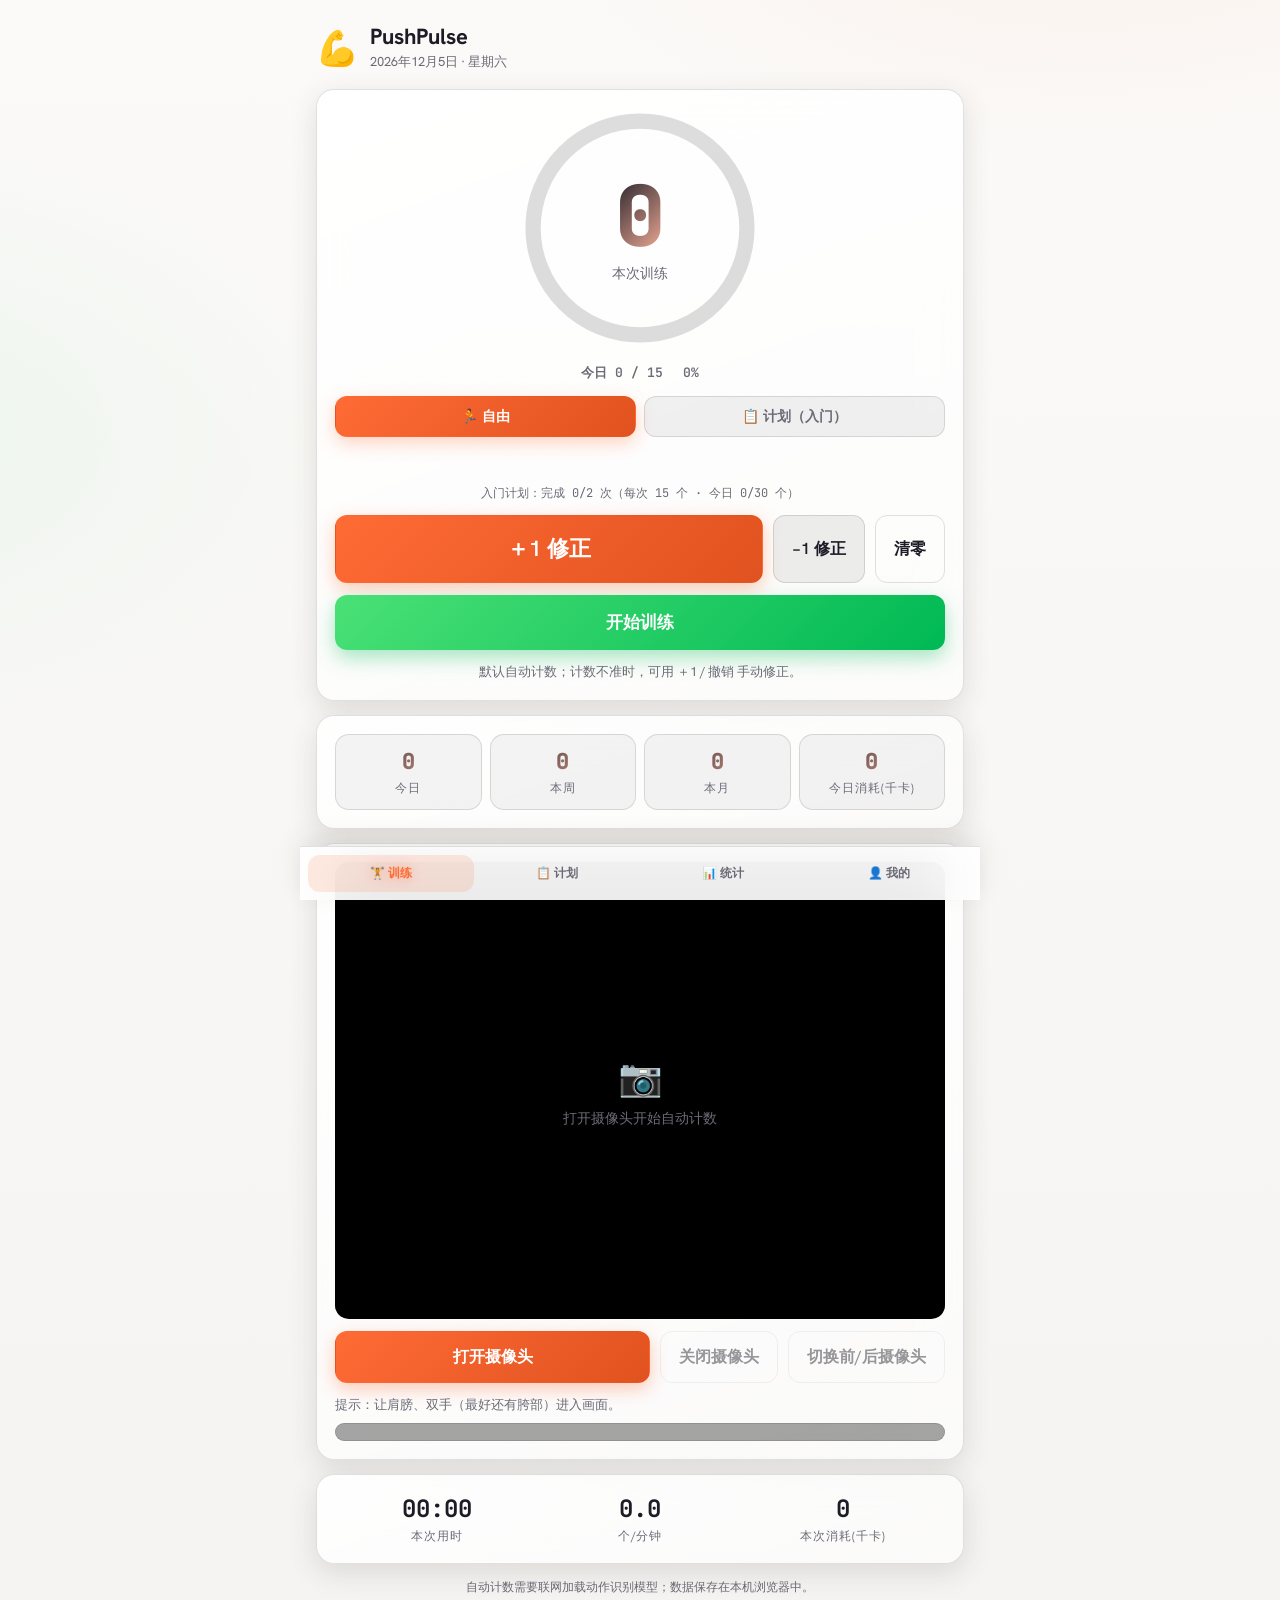
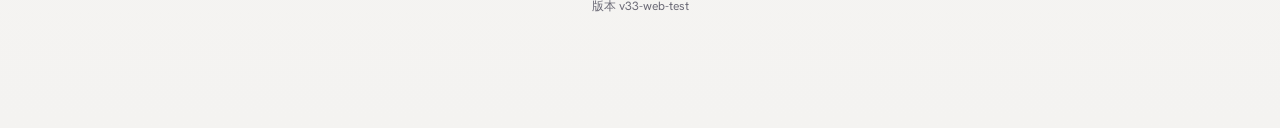
<file: index.html>
<!DOCTYPE html>
<html lang="zh-CN" data-theme="system">
<head>
  <meta charset="UTF-8">
  <meta name="viewport" content="width=device-width, initial-scale=1.0, viewport-fit=cover">
  <title>PushPulse · 俯卧撑训练</title>
  <meta name="theme-color" content="#0f0f17">
  <script>
    (function () {
      try {
        var p = JSON.parse(localStorage.getItem('pushup-profile-v30'));
        var s = (p && p.settings) || {};
        var theme = s.theme || 'system';
        var d = document.documentElement;
        d.dataset.theme = theme;
        if (s.lang === 'en') { d.lang = 'en'; document.title = 'PushPulse · Push-up Trainer'; }
        var isDark = theme === 'dark' ||
          (theme === 'system' && (!window.matchMedia || !window.matchMedia('(prefers-color-scheme: light)').matches));
        var meta = document.querySelector('meta[name="theme-color"]');
        if (meta) meta.setAttribute('content', isDark ? '#0f0f17' : '#f4f3f1');
      } catch (e) { /* ignore */ }
    })();
  </script>
  <link rel="manifest" href="manifest.webmanifest">
  <meta name="apple-mobile-web-app-capable" content="yes">
  <meta name="apple-mobile-web-app-status-bar-style" content="black-translucent">
  <meta name="apple-mobile-web-app-title" content="PushPulse">
  <link rel="icon" href="data:image/svg+xml,%3Csvg xmlns='http://www.w3.org/2000/svg' viewBox='0 0 100 100'%3E%3Ctext y='.9em' font-size='90'%3E%F0%9F%92%AA%3C/text%3E%3C/svg%3E">
  <link rel="preconnect" href="https://fonts.googleapis.com">
  <link rel="preconnect" href="https://fonts.gstatic.com" crossorigin>
  <link href="https://fonts.googleapis.com/css2?family=Hanken+Grotesk:wght@400;600;700;800&family=JetBrains+Mono:wght@500;600;700&display=swap" rel="stylesheet">
  <link rel="stylesheet" href="styles.css?v=33">
</head>
<body>
  <div class="app">
    <header>
      <span class="logo">💪</span>
      <div>
        <h1>PushPulse</h1>
        <p id="today-label"></p>
      </div>
    </header>


    <div id="app-view">
      <!-- 训练 -->
      <section class="tab-pane" id="tab-workout">
        <div class="card counter-card">
          <div class="count-wrap" id="count-wrap">
            <svg class="ring" viewBox="0 0 220 220" aria-hidden="true">
              <defs>
            <linearGradient id="ringGrad" x1="0" y1="0" x2="1" y2="1">
              <stop offset="0%" stop-color="#ff6b35"/>
              <stop offset="100%" stop-color="#ffb59d"/>
            </linearGradient>
              </defs>
              <circle class="ring-bg" cx="110" cy="110" r="98"></circle>
              <circle id="goal-ring" class="ring-fg" cx="110" cy="110" r="98"></circle>
            </svg>
            <div class="count-inner">
              <div id="count-value" class="count">0</div>
              <div class="count-label">本次训练</div>
            </div>
          </div>

          <div class="goal-meta">
            <span id="goal-text">今日 0 / 30</span>
            <span id="goal-pct">0%</span>
          </div>

          <div class="mode-chips">
            <button id="mode-free" class="mode-chip active" type="button">🏃 自由</button>
            <button id="mode-plan" class="mode-chip" type="button">📋 计划</button>
          </div>
          <div id="plan-mode-info" class="session-info plan-mode-info" hidden>计划模式：按「计划」页选择的计划执行（入门/进阶/挑战/自定义）</div>
          <div class="session-row">
            <div id="session-info" class="session-info"></div>
            <button id="skip-rest-btn" class="chip skip-rest-btn" type="button" hidden>跳过休息 →</button>
          </div>
          <div id="plan-rounds-info" class="plan-rounds-info"></div>

          <div class="actions">
            <button id="add-btn" class="btn btn-primary btn-big" type="button">＋1 修正</button>
            <button id="undo-btn" class="btn" type="button">−1 修正</button>
            <button id="reset-btn" class="btn btn-ghost" type="button">清零</button>
          </div>

          <button id="start-btn" class="btn btn-start" type="button">开始训练</button>
          <p class="hint">默认自动计数；计数不准时，可用 ＋1 / 撤销 手动修正。</p>
        </div>

        <div class="card">
          <div class="mini-stats">
            <div class="mini-stat">
              <span class="mini-value" id="today-stat">0</span>
              <span class="mini-label">今日</span>
            </div>
            <div class="mini-stat">
              <span class="mini-value" id="week-stat">0</span>
              <span class="mini-label">本周</span>
            </div>
            <div class="mini-stat">
              <span class="mini-value" id="month-stat">0</span>
              <span class="mini-label">本月</span>
            </div>
            <div class="mini-stat">
              <span class="mini-value" id="calorie-stat">0</span>
              <span class="mini-label">今日消耗(千卡)</span>
            </div>
          </div>
        </div>

        <div class="card camera-card" id="camera-panel">
          <div class="video-box">
            <video id="video" playsinline muted></video>
            <canvas id="overlay" width="640" height="480"></canvas>
            <div class="cam-mask" id="cam-mask">
              <span class="cam-icon">📷</span>
              <span>打开摄像头开始自动计数</span>
            </div>
          </div>
          <div class="camera-actions">
            <button id="camera-start" class="btn btn-primary" type="button">打开摄像头</button>
            <button id="camera-stop" class="btn btn-ghost" type="button" disabled>关闭摄像头</button>
            <button id="camera-flip" class="btn btn-ghost" type="button" disabled>切换前/后摄像头</button>
          </div>
          <p class="status" id="camera-status">提示：让肩膀、双手（最好还有胯部）进入画面。</p>
          <p class="camera-debug" id="camera-debug"></p>
        </div>

        <div class="card">
          <div class="stats">
            <div class="stat">
              <span class="stat-value" id="timer">00:00</span>
              <span class="stat-label">本次用时</span>
            </div>
            <div class="stat">
              <span class="stat-value" id="pace">0.0</span>
              <span class="stat-label">个/分钟</span>
            </div>
            <div class="stat">
              <span class="stat-value" id="calories">0</span>
              <span class="stat-label">本次消耗(千卡)</span>
            </div>
          </div>
        </div>
      </section>

      <!-- 计划 -->
      <section class="tab-pane" id="tab-plan" hidden>
        <div class="card plan-card">
          <div class="card-title">🏋️ 训练计划 <span id="plan-badge" class="plan-badge">入门</span></div>
          <div class="plan-presets">
            <button class="plan-btn active" type="button" data-preset="beginner">入门</button>
            <button class="plan-btn" type="button" data-preset="intermediate">进阶</button>
            <button class="plan-btn" type="button" data-preset="challenge">挑战</button>
            <button class="plan-btn" type="button" data-preset="custom">自定义</button>
          </div>
          <div class="goal-track plan-track">
            <div id="plan-progress-fill" class="goal-fill plan-fill"></div>
          </div>
          <div class="goal-meta">
            <span id="plan-progress-text">本月已完成 0 天 · 目标 12 天</span>
            <span id="plan-month-hint" class="month-summary">本月还剩 21 个自然日</span>
          </div>
          <div id="plan-today" class="plan-today">今日组次 6-5-4 · 组间休息 60 秒</div>
          <div class="plan-actions">
            <button id="plan-start" class="btn btn-primary" type="button">开始今日训练</button>
            <button id="plan-done" class="btn btn-ghost" type="button">完成今日计划</button>
          </div>
        </div>

        <div class="card" id="custom-plan-editor" hidden>
          <div class="card-title">📝 自定义每日计划</div>
          <div class="setting">
            <label for="custom-weeks">循环周数</label>
            <input id="custom-weeks" type="number" min="1" max="12" value="4">
            <span>周</span>
          </div>
          <div class="custom-sets-editor">
            <div class="custom-sets-label">每组次数（可逐组调整）</div>
            <div id="custom-set-rows" class="custom-set-rows"></div>
            <div class="custom-sets-actions">
              <button id="custom-add-set" class="btn" type="button">＋ 添加一组</button>
              <button id="custom-remove-set" class="btn btn-ghost" type="button">－ 删除一组</button>
            </div>
          </div>
          <div class="setting">
            <label for="custom-rest">间隔休息(秒)</label>
            <input id="custom-rest" type="number" min="10" max="600" value="60">
            <span>秒</span>
          </div>
          <button id="custom-save" class="btn btn-start" type="button">保存自定义计划</button>
        </div>

        <div class="card challenge-card">
          <div class="card-title">🔥 挑战 <span id="challenge-level" class="plan-badge">入门</span></div>
          <div class="challenge-main">
            <div class="challenge-num"><span id="challenge-streak">0</span> 天</div>
            <div class="challenge-sub">已坚持连续训练 · 每天完成一次即算坚持</div>
          </div>
          <div class="goal-track">
            <div id="challenge-fill" class="goal-fill plan-fill"></div>
          </div>
          <div class="goal-meta">
            <span id="challenge-text">坚持 0 / 100 天</span>
          </div>
          <div class="challenge-grid">
            <div class="challenge-cell">
              <span id="challenge-month">0/12</span>
              <span class="challenge-cell-label">本月训练天数</span>
            </div>
            <div class="challenge-cell">
              <span id="challenge-total">0</span>
              <span class="challenge-cell-label">累计个数</span>
            </div>
            <div class="challenge-cell">
              <span id="challenge-best">0</span>
              <span class="challenge-cell-label">最佳单次</span>
            </div>
            <div class="challenge-cell">
              <span id="challenge-week">0</span>
              <span class="challenge-cell-label">本周训练天数</span>
            </div>
          </div>
        </div>

        <div class="card tips-card">
          <div class="card-title">💡 动作要领</div>
          <ul class="tips">
            <li>身体保持一条直线，核心收紧，不塌腰不撅臀</li>
            <li>下压时胸口接近地面，手肘与身体约 45°</li>
            <li>撑起时手臂伸直，但不要锁死肘关节</li>
            <li>匀速呼吸：下压吸气，撑起呼气</li>
          </ul>
        </div>
      </section>

      <!-- 统计 -->
      <section class="tab-pane" id="tab-stats" hidden>
        <div class="card">
          <div class="card-title">最近 7 天 <span id="month-summary" class="month-summary"></span></div>
          <div id="history-chart" class="chart"></div>
        </div>

        <div class="card">
          <div class="card-title">数据导出</div>
          <div class="plan-actions">
            <button id="export-health" class="btn btn-primary" type="button">Apple 健康 XML</button>
            <button id="export-csv" class="btn" type="button">CSV</button>
          </div>
          <p class="hint">网页无法直接写入 Apple 健康，导出 XML/CSV 后用「健康自动导出」等工具导入。</p>
        </div>
      </section>

      <!-- 我的 -->
      <section class="tab-pane" id="tab-me" hidden>
        <div class="card settings-card">
          <div class="card-title">训练设置</div>
          <div class="setting">
            <label>语言 / Language</label>
            <div class="segmented" id="lang-selector" role="group">
              <button type="button" class="seg-btn" data-lang="zh">中文</button>
              <button type="button" class="seg-btn" data-lang="en">English</button>
            </div>
          </div>
          <div class="setting">
            <label>外观 / Theme</label>
            <div class="segmented" id="theme-selector" role="group">
              <button type="button" class="seg-btn" data-theme-opt="light">白色</button>
              <button type="button" class="seg-btn" data-theme-opt="system">跟随系统</button>
              <button type="button" class="seg-btn" data-theme-opt="dark">黑色</button>
            </div>
          </div>
          <div class="setting">
            <label for="goal-input">每日目标</label>
            <input id="goal-input" type="number" min="1" max="999" value="30">
            <span>个</span>
          </div>
          <div class="setting">
            <label for="sound-toggle">计数音效</label>
            <label class="switch">
              <input id="sound-toggle" type="checkbox" checked>
              <span class="slider"></span>
            </label>
          </div>
        </div>

        <div class="card settings-card">
          <div class="card-title">个人资料</div>
          <div class="profile-grid">
            <input id="prof-nickname" type="text" placeholder="昵称">
            <input id="prof-height" type="number" min="80" max="250" placeholder="身高 cm">
            <input id="prof-age" type="number" min="5" max="120" placeholder="年龄">
            <input id="prof-weight" type="number" min="20" max="300" placeholder="体重 kg">
          </div>
          <button id="save-profile" class="btn btn-start" type="button">保存资料</button>
          <p class="hint">卡路里按体重估算：约 体重(kg) × 0.007 千卡/个</p>
        </div>
      </section>
    </div>

    <p class="footer">自动计数需要联网加载动作识别模型；数据保存在本机浏览器中。<br><span id="version-label"></span></p>
  </div>

  <nav class="tabbar" id="tabbar" hidden>
    <button class="tab-btn active" type="button" data-tab="workout">🏋️ 训练</button>
    <button class="tab-btn" type="button" data-tab="plan">📋 计划</button>
    <button class="tab-btn" type="button" data-tab="stats">📊 统计</button>
    <button class="tab-btn" type="button" data-tab="me">👤 我的</button>
  </nav>

  <div id="rep-flash" class="rep-flash"></div>
  <script src="app.js?v=33"></script>
</body>
</html>
</file>
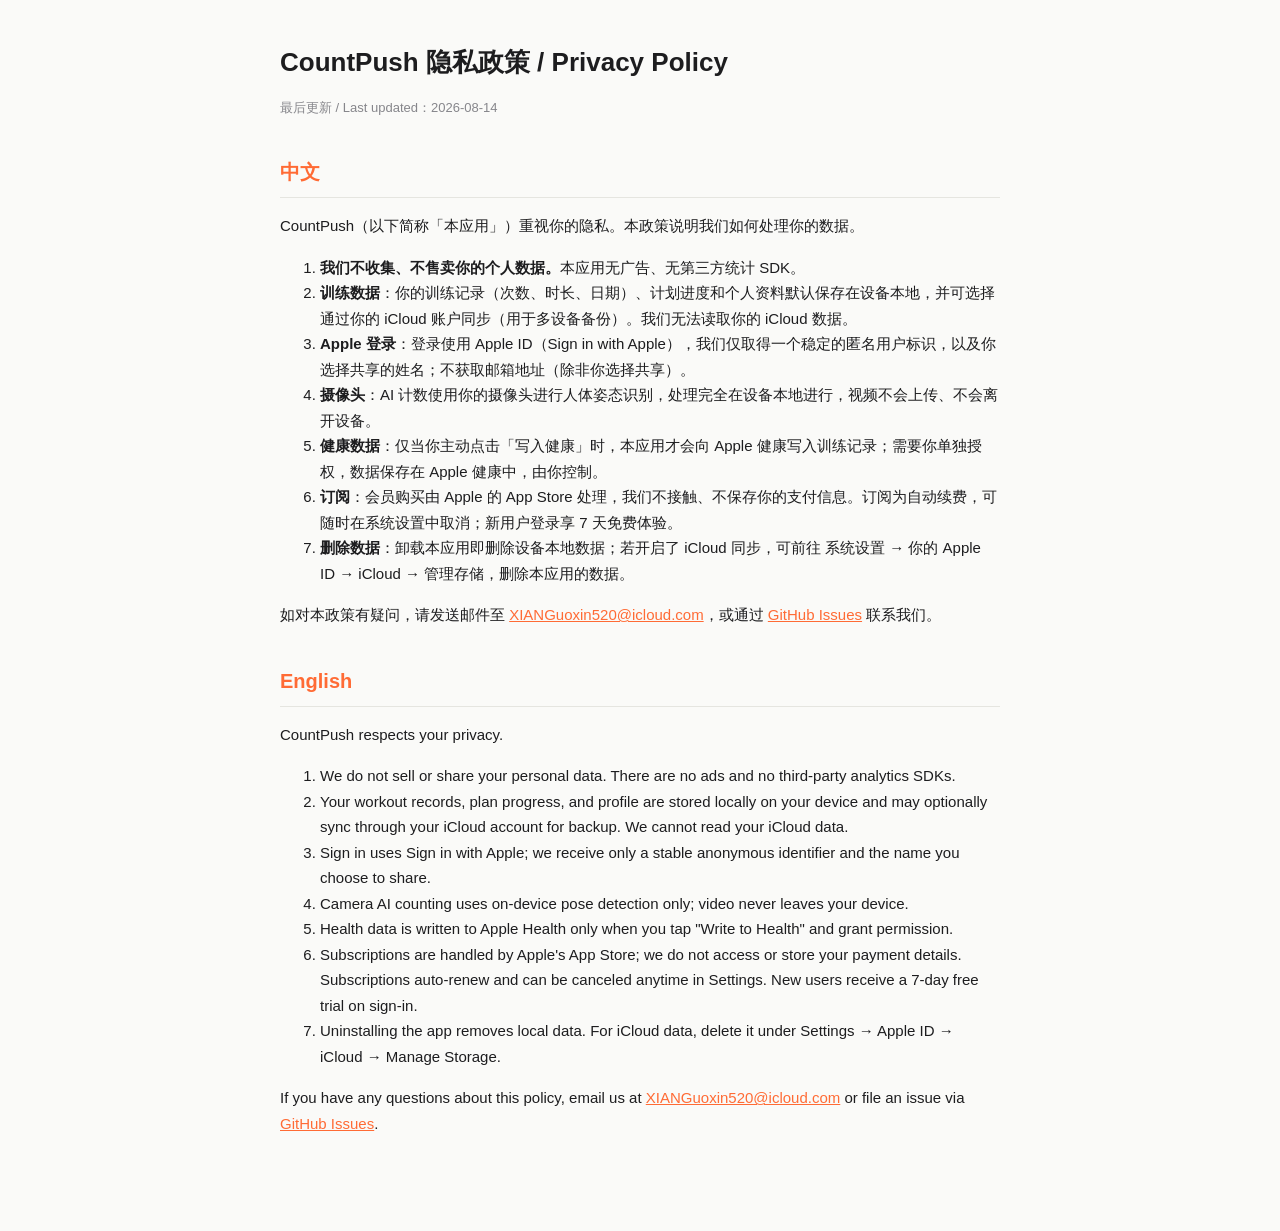
<file: privacy.html>
<!DOCTYPE html>
<html lang="zh-Hans">
<head>
  <meta charset="UTF-8">
  <meta name="viewport" content="width=device-width, initial-scale=1.0">
  <title>CountPush 隐私政策 / Privacy Policy</title>
  <style>
    body { font-family: -apple-system, "PingFang SC", "Helvetica Neue", Arial, sans-serif; color: #1d1d1f; background: #fafaf8; margin: 0; line-height: 1.7; }
    main { max-width: 720px; margin: 0 auto; padding: 40px 24px 80px; }
    h1 { font-size: 26px; margin: 0 0 4px; }
    h2 { font-size: 20px; margin: 36px 0 10px; border-bottom: 1px solid #e5e5e0; padding-bottom: 8px; }
    p, li { font-size: 15px; }
    .muted { color: #86868b; font-size: 13px; }
    a { color: #ff6b35; }
    ul { padding-left: 22px; }
    .lang { display: inline-block; margin-right: 12px; color: #ff6b35; font-weight: 600; }
  </style>
</head>
<body>
<main>
  <h1>CountPush 隐私政策 / Privacy Policy</h1>
  <p class="muted">最后更新 / Last updated：2026-08-14</p>

  <h2><span class="lang">中文</span></h2>
  <p>CountPush（以下简称「本应用」）重视你的隐私。本政策说明我们如何处理你的数据。</p>
  <ol>
    <li><strong>我们不收集、不售卖你的个人数据。</strong>本应用无广告、无第三方统计 SDK。</li>
    <li><strong>训练数据</strong>：你的训练记录（次数、时长、日期）、计划进度和个人资料默认保存在设备本地，并可选择通过你的 iCloud 账户同步（用于多设备备份）。我们无法读取你的 iCloud 数据。</li>
    <li><strong>Apple 登录</strong>：登录使用 Apple ID（Sign in with Apple），我们仅取得一个稳定的匿名用户标识，以及你选择共享的姓名；不获取邮箱地址（除非你选择共享）。</li>
    <li><strong>摄像头</strong>：AI 计数使用你的摄像头进行人体姿态识别，处理完全在设备本地进行，视频不会上传、不会离开设备。</li>
    <li><strong>健康数据</strong>：仅当你主动点击「写入健康」时，本应用才会向 Apple 健康写入训练记录；需要你单独授权，数据保存在 Apple 健康中，由你控制。</li>
    <li><strong>订阅</strong>：会员购买由 Apple 的 App Store 处理，我们不接触、不保存你的支付信息。订阅为自动续费，可随时在系统设置中取消；新用户登录享 7 天免费体验。</li>
    <li><strong>删除数据</strong>：卸载本应用即删除设备本地数据；若开启了 iCloud 同步，可前往 系统设置 → 你的 Apple ID → iCloud → 管理存储，删除本应用的数据。</li>
  </ol>
  <p>如对本政策有疑问，请发送邮件至 <a href="mailto:XIANGuoxin520@icloud.com">XIANGuoxin520@icloud.com</a>，或通过 <a href="https://github.com/XIAN-888/pushup-counter/issues">GitHub Issues</a> 联系我们。</p>

  <h2><span class="lang">English</span></h2>
  <p>CountPush respects your privacy.</p>
  <ol>
    <li>We do not sell or share your personal data. There are no ads and no third-party analytics SDKs.</li>
    <li>Your workout records, plan progress, and profile are stored locally on your device and may optionally sync through your iCloud account for backup. We cannot read your iCloud data.</li>
    <li>Sign in uses Sign in with Apple; we receive only a stable anonymous identifier and the name you choose to share.</li>
    <li>Camera AI counting uses on-device pose detection only; video never leaves your device.</li>
    <li>Health data is written to Apple Health only when you tap "Write to Health" and grant permission.</li>
    <li>Subscriptions are handled by Apple's App Store; we do not access or store your payment details. Subscriptions auto-renew and can be canceled anytime in Settings. New users receive a 7-day free trial on sign-in.</li>
    <li>Uninstalling the app removes local data. For iCloud data, delete it under Settings → Apple ID → iCloud → Manage Storage.</li>
  </ol>
  <p>If you have any questions about this policy, email us at <a href="mailto:XIANGuoxin520@icloud.com">XIANGuoxin520@icloud.com</a> or file an issue via <a href="https://github.com/XIAN-888/pushup-counter/issues">GitHub Issues</a>.</p>
</main>
</body>
</html>
</file>
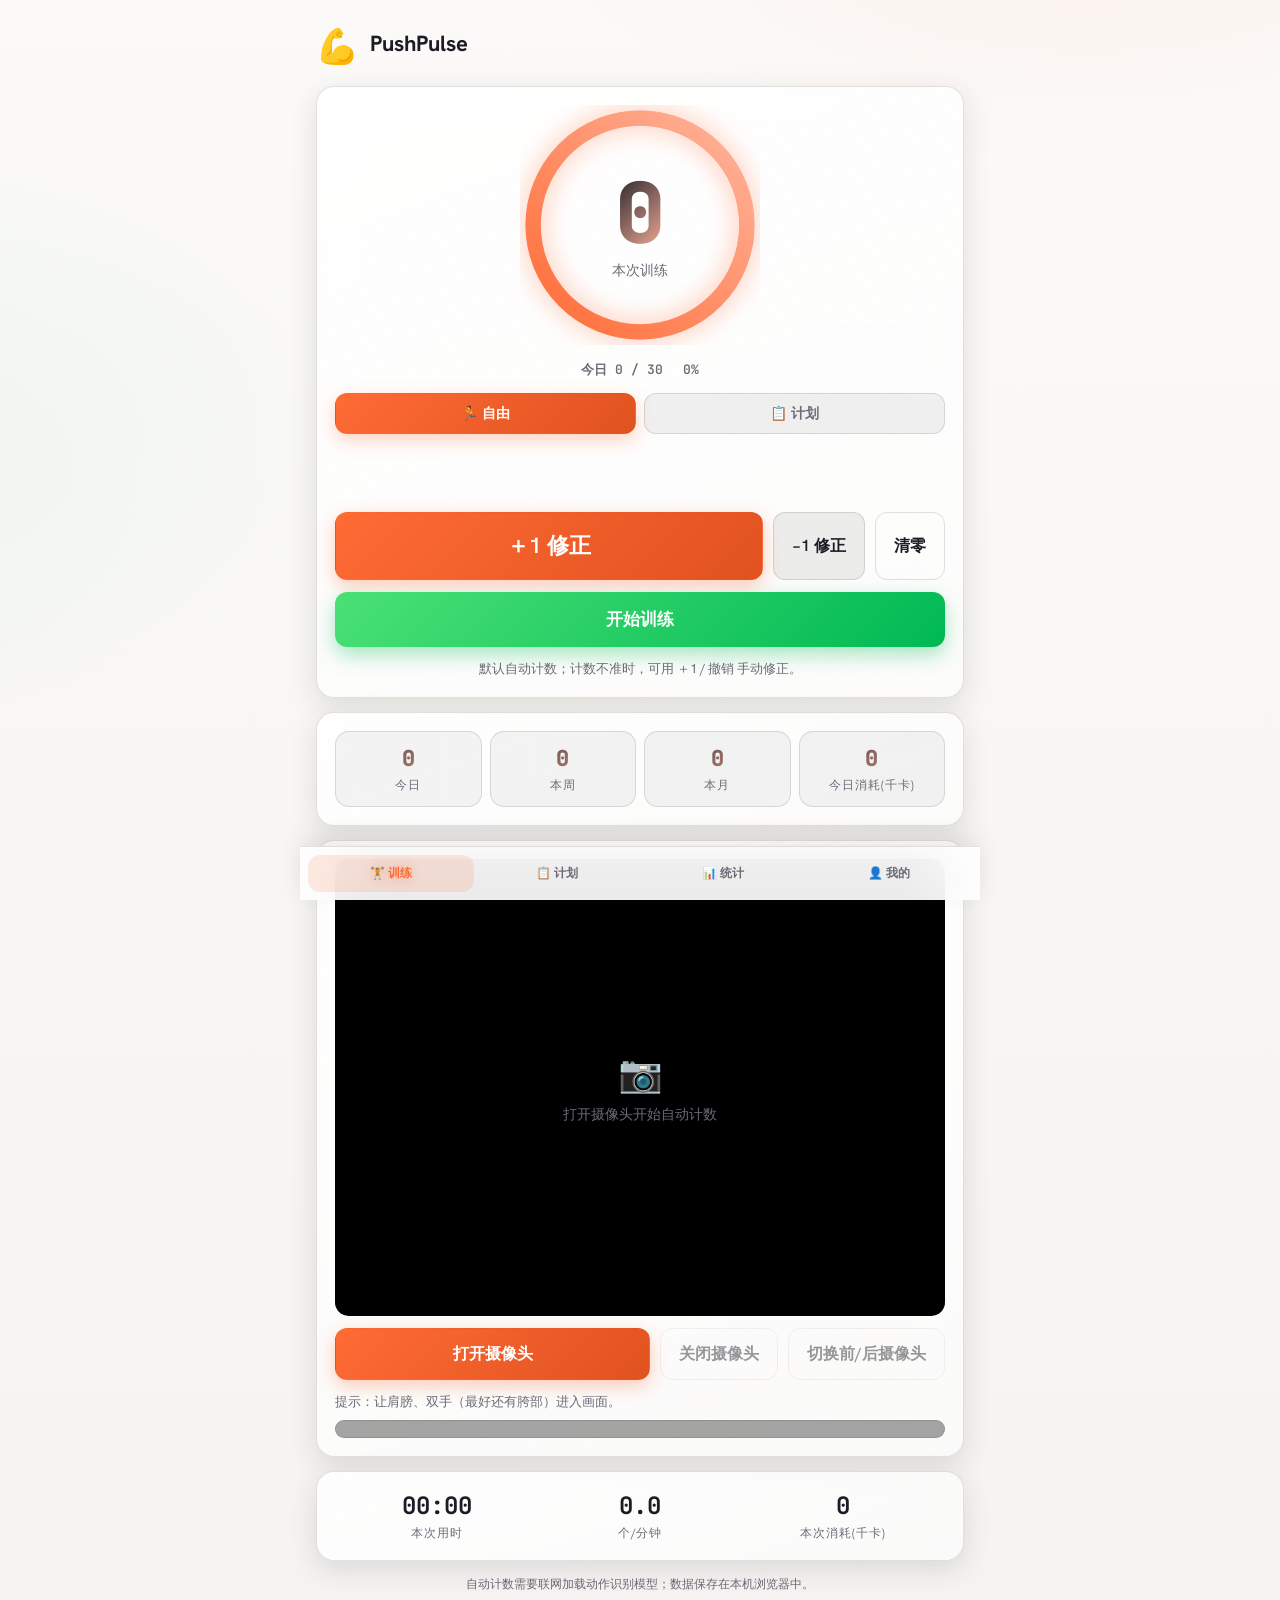
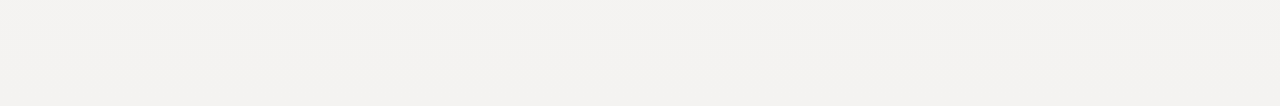
<file: PushPulse.html>
<!DOCTYPE html>
<html lang="zh-CN" data-theme="system">
<head>
  <meta charset="UTF-8">
  <meta name="viewport" content="width=device-width, initial-scale=1.0, viewport-fit=cover">
  <title>PushPulse · 俯卧撑训练</title>
  <meta name="theme-color" content="#0f0f17">
  <script>
    (function () {
      try {
        var p = JSON.parse(localStorage.getItem('pushup-profile-v30'));
        var s = (p && p.settings) || {};
        var theme = s.theme || 'system';
        var d = document.documentElement;
        d.dataset.theme = theme;
        if (s.lang === 'en') { d.lang = 'en'; document.title = 'PushPulse · Push-up Trainer'; }
        var isDark = theme === 'dark' ||
          (theme === 'system' && (!window.matchMedia || !window.matchMedia('(prefers-color-scheme: light)').matches));
        var meta = document.querySelector('meta[name="theme-color"]');
        if (meta) meta.setAttribute('content', isDark ? '#0f0f17' : '#f4f3f1');
      } catch (e) { /* ignore */ }
    })();
  </script>
  <meta name="apple-mobile-web-app-capable" content="yes">
  <meta name="apple-mobile-web-app-status-bar-style" content="black-translucent">
  <meta name="apple-mobile-web-app-title" content="PushPulse">
  <link rel="icon" href="data:image/svg+xml,%3Csvg xmlns='http://www.w3.org/2000/svg' viewBox='0 0 100 100'%3E%3Ctext y='.9em' font-size='90'%3E%F0%9F%92%AA%3C/text%3E%3C/svg%3E">
  <link rel="preconnect" href="https://fonts.googleapis.com">
  <link rel="preconnect" href="https://fonts.gstatic.com" crossorigin>
  <link href="https://fonts.googleapis.com/css2?family=Hanken+Grotesk:wght@400;600;700;800&family=JetBrains+Mono:wght@500;600;700&display=swap" rel="stylesheet">
  <style>
* {
  box-sizing: border-box;
  margin: 0;
  padding: 0;
}

:root {
  --bg: #0f0f17;
  --bg-2: #11131c;
  --card: rgba(255, 255, 255, 0.06);
  --card-glass: linear-gradient(160deg, rgba(255, 255, 255, 0.09), rgba(255, 255, 255, 0.03));
  --line: rgba(255, 255, 255, 0.1);
  --line-strong: rgba(255, 255, 255, 0.15);
  --text: #e2e1ef;
  --muted: #9a9aa7;
  --text-soft: #d9d9e3;
  --accent: #ff6b35;
  --accent-soft: #ffb59d;
  --accent2: #4ae176;
  --accent2-deep: #00b954;
  --seg-bg: rgba(255, 255, 255, 0.06);
  --panel-bg: rgba(255, 255, 255, 0.05);
  --panel-bg-2: rgba(255, 255, 255, 0.08);
  --panel-bg-3: rgba(255, 255, 255, 0.14);
  --chip-bg: rgba(255, 255, 255, 0.06);
  --input-bg: rgba(255, 255, 255, 0.07);
  --track-bg: rgba(255, 255, 255, 0.08);
  --ring-track: rgba(255, 255, 255, 0.08);
  --shadow: 0 8px 28px rgba(0, 0, 0, 0.35);
  --tabbar-shadow: 0 -8px 24px rgba(0, 0, 0, 0.35);
  --tabbar-bg: rgba(17, 19, 28, 0.88);
  --num-from: #fff;
  --good: #4ade80;
  --info: #7dd3fc;
  --accent2-soft-bg: rgba(34, 197, 94, 0.18);
  --accent2-soft-line: rgba(34, 197, 94, 0.35);
  --radius: 18px;
  --radius-sm: 12px;
}

/* 主题：白色 */
html[data-theme="light"] {
  --bg: #f4f3f1;
  --bg-2: #fbfaf8;
  --card: rgba(255, 255, 255, 0.72);
  --card-glass: linear-gradient(160deg, rgba(255, 255, 255, 0.92), rgba(255, 255, 255, 0.58));
  --line: rgba(15, 15, 23, 0.12);
  --line-strong: rgba(15, 15, 23, 0.22);
  --text: #1d1c26;
  --muted: #6b6a76;
  --text-soft: #4b4a57;
  --seg-bg: rgba(15, 15, 23, 0.07);
  --panel-bg: rgba(15, 15, 23, 0.045);
  --panel-bg-2: rgba(15, 15, 23, 0.07);
  --panel-bg-3: rgba(15, 15, 23, 0.13);
  --chip-bg: rgba(15, 15, 23, 0.055);
  --input-bg: rgba(15, 15, 23, 0.05);
  --track-bg: rgba(15, 15, 23, 0.1);
  --ring-track: rgba(15, 15, 23, 0.14);
  --shadow: 0 8px 28px rgba(70, 60, 50, 0.14);
  --tabbar-shadow: 0 -8px 24px rgba(70, 60, 50, 0.1);
  --tabbar-bg: rgba(255, 255, 255, 0.92);
  --num-from: #1d1c26;
  --good: #16a34a;
  --info: #0369a1;
  --accent2-soft-bg: rgba(22, 163, 74, 0.16);
  --accent2-soft-line: rgba(22, 163, 74, 0.35);
}

html[data-theme="light"] body {
  background:
    radial-gradient(1000px 560px at 85% -10%, rgba(255, 107, 53, 0.08), transparent 60%),
    radial-gradient(800px 500px at -10% 25%, rgba(0, 185, 84, 0.05), transparent 60%),
    linear-gradient(180deg, var(--bg-2), var(--bg));
}

/* 主题：跟随系统（浅色时应用白色主题） */
@media (prefers-color-scheme: light) {
  html[data-theme="system"] {
    --bg: #f4f3f1;
    --bg-2: #fbfaf8;
    --card: rgba(255, 255, 255, 0.72);
    --card-glass: linear-gradient(160deg, rgba(255, 255, 255, 0.92), rgba(255, 255, 255, 0.58));
    --line: rgba(15, 15, 23, 0.12);
    --line-strong: rgba(15, 15, 23, 0.22);
    --text: #1d1c26;
    --muted: #6b6a76;
    --text-soft: #4b4a57;
    --seg-bg: rgba(15, 15, 23, 0.07);
    --panel-bg: rgba(15, 15, 23, 0.045);
    --panel-bg-2: rgba(15, 15, 23, 0.07);
    --panel-bg-3: rgba(15, 15, 23, 0.13);
    --chip-bg: rgba(15, 15, 23, 0.055);
    --input-bg: rgba(15, 15, 23, 0.05);
    --track-bg: rgba(15, 15, 23, 0.1);
    --ring-track: rgba(15, 15, 23, 0.14);
    --shadow: 0 8px 28px rgba(70, 60, 50, 0.14);
    --tabbar-shadow: 0 -8px 24px rgba(70, 60, 50, 0.1);
    --tabbar-bg: rgba(255, 255, 255, 0.92);
    --num-from: #1d1c26;
    --good: #16a34a;
    --info: #0369a1;
    --accent2-soft-bg: rgba(22, 163, 74, 0.16);
    --accent2-soft-line: rgba(22, 163, 74, 0.35);
  }

  html[data-theme="system"] body {
    background:
      radial-gradient(1000px 560px at 85% -10%, rgba(255, 107, 53, 0.08), transparent 60%),
      radial-gradient(800px 500px at -10% 25%, rgba(0, 185, 84, 0.05), transparent 60%),
      linear-gradient(180deg, var(--bg-2), var(--bg));
  }
}

html,
body {
  min-height: 100%;
}

body {
  font-family: "Hanken Grotesk", -apple-system, BlinkMacSystemFont, "Segoe UI",
    "PingFang SC", "Hiragino Sans GB", "Microsoft YaHei", sans-serif;
  color: var(--text);
  background:
    radial-gradient(1000px 560px at 85% -10%, rgba(255, 107, 53, 0.2), transparent 60%),
    radial-gradient(800px 500px at -10% 25%, rgba(0, 185, 84, 0.1), transparent 60%),
    linear-gradient(180deg, var(--bg-2), var(--bg));
  min-height: 100dvh;
}

.app {
  max-width: 680px;
  margin: 0 auto;
  padding: 24px 16px 112px;
}

header {
  display: flex;
  align-items: center;
  margin-bottom: 18px;
}

.logo {
  font-size: 34px;
  margin-right: 12px;
}

h1 {
  font-size: 22px;
  line-height: 1.2;
}

header p {
  color: var(--muted);
  font-size: 13px;
  margin-top: 3px;
}

.card {
  background: var(--card-glass);
  border: 1px solid var(--line);
  border-radius: var(--radius);
  padding: 18px;
  margin-bottom: 14px;
  backdrop-filter: blur(20px);
  box-shadow: var(--shadow);
}

/* 模式切换 */
.segmented {
  display: flex;
  gap: 4px;
  background: var(--seg-bg);
  border-radius: 14px;
  padding: 4px;
}

.seg-btn {
  flex: 1;
  padding: 12px 8px;
  border: 0;
  border-radius: 11px;
  background: transparent;
  color: var(--muted);
  font-size: 15px;
  font-weight: 600;
  cursor: pointer;
  transition: 0.2s;
}

.seg-btn.active {
  background: linear-gradient(135deg, #ff6b35, #e0521f);
  color: #fff;
  box-shadow: 0 6px 18px rgba(255, 107, 53, 0.35);
}

.hint {
  color: var(--muted);
  font-size: 13px;
  margin-top: 12px;
  text-align: center;
  line-height: 1.5;
}

/* 计数 */
.counter-card {
  text-align: center;
}

.count-wrap {
  position: relative;
  width: min(240px, 72vw);
  height: min(240px, 72vw);
  margin: 0 auto;
}

.ring {
  position: absolute;
  inset: 0;
  width: 100%;
  height: 100%;
  transform: rotate(-90deg);
}

.ring-bg {
  fill: none;
  stroke: var(--ring-track);
  stroke-width: 14;
}

.ring-fg {
  fill: none;
  stroke: url(#ringGrad);
  stroke-width: 14;
  stroke-linecap: round;
  transition: stroke-dashoffset 0.5s ease;
  filter: drop-shadow(0 0 12px rgba(255, 107, 53, 0.45));
}

.count-inner {
  position: absolute;
  inset: 0;
  display: flex;
  flex-direction: column;
  align-items: center;
  justify-content: center;
}

.count {
  font-family: "JetBrains Mono", monospace;
  font-size: clamp(56px, 17vw, 84px);
  font-weight: 800;
  line-height: 1;
  background: linear-gradient(135deg, var(--num-from), var(--accent-soft));
  -webkit-background-clip: text;
  background-clip: text;
  color: transparent;
  font-variant-numeric: tabular-nums;
}

.count-wrap.pop .count {
  animation: pop 0.28s ease;
}

.count-wrap.celebrate .count {
  animation: pop 0.5s ease;
}

.count-wrap.celebrate .ring-fg {
  filter: drop-shadow(0 0 14px rgba(34, 197, 94, 0.75));
}

@keyframes pop {
  0% {
    transform: scale(1);
  }
  40% {
    transform: scale(1.14);
  }
  100% {
    transform: scale(1);
  }
}

.count-label {
  color: var(--muted);
  margin-top: 6px;
  font-size: 14px;
}

.goal-meta {
  display: flex;
  justify-content: center;
  gap: 20px;
  margin-top: 16px;
  color: var(--muted);
  font-size: 13px;
  font-weight: 600;
}

/* 迷你统计 */
.mini-stats {
  display: grid;
  grid-template-columns: repeat(4, 1fr);
  gap: 8px;
}

.mini-stat {
  background: var(--panel-bg);
  border: 1px solid var(--line);
  border-radius: 14px;
  padding: 12px 6px;
  text-align: center;
}

.mini-value {
  font-family: "JetBrains Mono", monospace;
  display: block;
  font-size: 22px;
  font-weight: 800;
  background: linear-gradient(135deg, var(--num-from), var(--accent-soft));
  -webkit-background-clip: text;
  background-clip: text;
  color: transparent;
  font-variant-numeric: tabular-nums;
}

.mini-label {
  display: block;
  margin-top: 4px;
  font-size: 12px;
  color: var(--muted);
  letter-spacing: 0.08em;
}

/* 动作要领 */
.tips {
  list-style: none;
  display: grid;
  gap: 10px;
}

.tips li {
  position: relative;
  padding-left: 30px;
  color: var(--text-soft);
  font-size: 14px;
  line-height: 1.5;
}

.tips li::before {
  content: "✓";
  position: absolute;
  left: 2px;
  top: 0;
  width: 20px;
  height: 20px;
  display: flex;
  align-items: center;
  justify-content: center;
  border-radius: 50%;
  background: var(--accent2-soft-bg);
  color: var(--good);
  font-size: 12px;
  font-weight: 700;
}

/* 按钮 */
.btn {
  border: 1px solid var(--line);
  background: var(--panel-bg-2);
  color: var(--text);
  border-radius: var(--radius-sm);
  padding: 14px 18px;
  font-size: 16px;
  font-weight: 600;
  cursor: pointer;
  transition: 0.15s;
  font-family: inherit;
}

.btn:hover {
  background: var(--panel-bg-3);
}

.btn:active {
  transform: scale(0.97);
}

.btn:disabled {
  opacity: 0.45;
  cursor: not-allowed;
}

.btn-primary {
  background: linear-gradient(135deg, #ff6b35, #e0521f);
  border-color: transparent;
  color: #fff;
  flex: 1;
  box-shadow: 0 6px 18px rgba(255, 107, 53, 0.35);
}

.btn-primary:hover {
  background: linear-gradient(135deg, #ff7a47, #e85a28);
  box-shadow: 0 8px 22px rgba(255, 107, 53, 0.45);
}

.btn-big {
  font-size: 22px;
  padding: 18px;
}

.btn-ghost {
  background: transparent;
}

.actions {
  display: flex;
  gap: 10px;
  align-items: stretch;
}

.btn-start {
  width: 100%;
  margin-top: 12px;
  background: linear-gradient(135deg, var(--accent2), var(--accent2-deep));
  border: 0;
  color: #fff;
  padding: 16px;
  font-size: 17px;
  box-shadow: 0 8px 20px rgba(0, 185, 84, 0.35);
}

.btn-start.active {
  background: linear-gradient(135deg, #f59e0b, #ea580c);
}

/* 摄像头 */
.video-box {
  position: relative;
  width: 100%;
  aspect-ratio: 4 / 3;
  border-radius: 14px;
  overflow: hidden;
  background: #000;
}

.video-box video,
.video-box canvas {
  position: absolute;
  inset: 0;
  width: 100%;
  height: 100%;
  object-fit: contain;
}

.cam-mask {
  position: absolute;
  inset: 0;
  display: flex;
  flex-direction: column;
  align-items: center;
  justify-content: center;
  gap: 8px;
  color: var(--muted);
  background: rgba(0, 0, 0, 0.35);
  font-size: 14px;
  pointer-events: none;
  transition: opacity 0.2s;
  z-index: 2;
}

.cam-mask.hidden {
  opacity: 0;
}

.cam-icon {
  font-size: 36px;
}

.camera-actions {
  display: flex;
  gap: 10px;
  margin-top: 12px;
  flex-wrap: wrap;
}

.camera-actions .btn-primary {
  flex: 1;
}

.status {
  margin-top: 12px;
  color: var(--muted);
  font-size: 13px;
  line-height: 1.5;
}

.camera-debug {
  margin-top: 8px;
  font-family: Consolas, "Courier New", monospace;
  font-size: 12px;
  line-height: 1.5;
  color: var(--info);
  background: rgba(0, 0, 0, 0.35);
  border: 1px solid var(--line);
  border-radius: 10px;
  padding: 8px 10px;
  min-height: 18px;
  white-space: pre-wrap;
  word-break: break-all;
}

/* 统计 */
.stats {
  display: flex;
}

.stat {
  flex: 1;
  text-align: center;
}

.stat-value {
  font-family: "JetBrains Mono", monospace;
  display: block;
  font-size: 24px;
  font-weight: 700;
  font-variant-numeric: tabular-nums;
}

.stat-label {
  color: var(--muted);
  font-size: 12px;
  margin-top: 4px;
  letter-spacing: 0.08em;
}

/* 图表 */
.card-title {
  font-weight: 700;
  margin-bottom: 14px;
}

.chart {
  display: flex;
  align-items: flex-end;
  gap: 10px;
  height: 140px;
}

.chart-col {
  flex: 1;
  display: flex;
  flex-direction: column;
  align-items: center;
  gap: 6px;
  height: 100%;
}

.chart-bar-wrap {
  flex: 1;
  width: 100%;
  display: flex;
  align-items: flex-end;
}

.chart-bar {
  width: 100%;
  max-width: 44px;
  margin: 0 auto;
  border-radius: 999px;
  background: linear-gradient(180deg, #ff6b35, #c93a0f);
  min-height: 3px;
  transition: height 0.4s ease;
}

.chart-value {
  font-size: 12px;
  color: var(--muted);
  font-variant-numeric: tabular-nums;
}

.chart-label {
  font-size: 11px;
  color: var(--muted);
}

/* 设置 */
.setting {
  display: flex;
  align-items: center;
  gap: 12px;
  padding: 8px 0;
}

.setting + .setting {
  border-top: 1px solid var(--line);
}

.setting label:first-child {
  flex: 1;
}

input[type="number"] {
  width: 84px;
  padding: 10px;
  border-radius: 10px;
  border: 1px solid var(--line);
  background: var(--input-bg);
  color: var(--text);
  font-size: 16px;
  text-align: center;
  font-family: inherit;
}

.switch {
  position: relative;
  width: 52px;
  height: 30px;
  display: inline-block;
  flex: none;
}

.switch input {
  opacity: 0;
  width: 0;
  height: 0;
}

.slider {
  position: absolute;
  inset: 0;
  border-radius: 99px;
  background: var(--panel-bg-3);
  cursor: pointer;
  transition: 0.2s;
}

.slider:before {
  content: "";
  position: absolute;
  width: 24px;
  height: 24px;
  border-radius: 50%;
  background: #fff;
  left: 3px;
  top: 3px;
  transition: 0.2s;
}

.switch input:checked + .slider {
  background: var(--accent2);
}

.switch input:checked + .slider:before {
  transform: translateX(22px);
}

.footer {
  color: var(--muted);
  font-size: 12px;
  text-align: center;
  line-height: 1.6;
  margin-top: 4px;
}

.rep-flash {
  position: fixed;
  left: 50%;
  top: 16%;
  transform: translate(-50%, -12px);
  background: rgba(0, 0, 0, 0.78);
  color: #fff;
  padding: 10px 20px;
  border-radius: 99px;
  font-size: 16px;
  font-weight: 700;
  opacity: 0;
  pointer-events: none;
  transition: 0.25s;
  z-index: 50;
  border: 1px solid var(--line-strong);
  white-space: nowrap;
}

.rep-flash.show {
  opacity: 1;
  transform: translate(-50%, 0);
}

@media (max-width: 420px) {
  .actions .btn:not(.btn-primary) {
    padding: 14px 12px;
    font-size: 14px;
  }

  .mini-stat {
    padding: 10px 4px;
  }

  .mini-value {
    font-size: 19px;
  }
}

/* 登录注册 */

.btn-small {
  padding: 8px 12px;
  font-size: 13px;
}

.month-summary {
  color: var(--muted);
  font-size: 12px;
  font-weight: 400;
}

.profile-grid {
  display: grid;
  grid-template-columns: 1fr 1fr;
  gap: 10px;
  margin-bottom: 12px;
}

.profile-grid input {
  width: 100%;
  padding: 10px;
  border-radius: 10px;
  border: 1px solid var(--line);
  background: var(--input-bg);
  color: var(--text);
  font-size: 15px;
  font-family: inherit;
  text-align: center;
}

.settings-card .btn-start {
  margin-top: 0;
}

/* 训练计划 */
.plan-badge {
  float: right;
  font-size: 12px;
  font-weight: 700;
  color: var(--good);
  background: var(--accent2-soft-bg);
  border: 1px solid var(--accent2-soft-line);
  padding: 3px 10px;
  border-radius: 99px;
}

.plan-presets {
  display: flex;
  gap: 8px;
  margin: 12px 0;
}

.plan-btn {
  flex: 1;
  padding: 10px 6px;
  border-radius: 12px;
  border: 1px solid var(--line);
  background: var(--chip-bg);
  color: var(--muted);
  font-size: 14px;
  font-weight: 600;
  cursor: pointer;
  transition: 0.15s;
  font-family: inherit;
}

.plan-btn.active {
  background: linear-gradient(135deg, #4ae176, #00b954);
  border-color: transparent;
  color: #fff;
  box-shadow: 0 6px 18px rgba(0, 185, 84, 0.35);
}

.plan-track {
  margin: 12px 0 4px;
}

.goal-track {
  height: 12px;
  background: var(--track-bg);
  border-radius: 99px;
  overflow: hidden;
}

.goal-fill {
  height: 100%;
  width: 0%;
  background: linear-gradient(90deg, #4ae176, #00b954);
  border-radius: 99px;
  transition: width 0.35s ease;
}

.plan-fill {
  background: linear-gradient(90deg, #4ae176, #00b954);
}

.plan-today {
  margin: 8px 0 12px;
  color: var(--text-soft);
  font-size: 14px;
  line-height: 1.5;
}

.plan-actions {
  display: flex;
  gap: 10px;
}

.plan-actions .btn-primary {
  flex: 1;
}

#plan-done.ready {
  background: #f59e0b;
  border-color: transparent;
  color: #fff;
}

#plan-done.done {
  background: var(--accent2-deep);
  border-color: transparent;
  color: #fff;
  box-shadow: 0 6px 18px rgba(0, 185, 84, 0.35);
}

/* 挑战 */
.challenge-main {
  text-align: center;
  margin: 10px 0 14px;
}

.challenge-num {
  font-size: 44px;
  font-weight: 800;
  line-height: 1;
  background: linear-gradient(135deg, var(--num-from), #ffb199);
  -webkit-background-clip: text;
  background-clip: text;
  color: transparent;
}

.challenge-sub {
  color: var(--muted);
  font-size: 12px;
  margin-top: 6px;
}

.challenge-grid {
  display: grid;
  grid-template-columns: 1fr 1fr;
  gap: 8px;
  margin-top: 12px;
}

.challenge-cell {
  background: var(--panel-bg);
  border: 1px solid var(--line);
  border-radius: 12px;
  padding: 10px 6px;
  text-align: center;
}

.challenge-cell span:first-child {
  display: block;
  font-size: 18px;
  font-weight: 800;
  color: var(--text-soft);
  font-variant-numeric: tabular-nums;
}

.challenge-cell-label {
  display: block;
  font-size: 11px;
  color: var(--muted);
  margin-top: 3px;
}

/* 自定义计划 */
.custom-day {
  display: grid;
  grid-template-columns: 44px auto 56px 64px 72px;
  gap: 8px;
  align-items: center;
  padding: 8px 0;
  border-bottom: 1px solid var(--line);
}

.custom-day:last-child {
  border-bottom: 0;
}

.custom-weekday {
  font-size: 13px;
  font-weight: 700;
  color: var(--text-soft);
}

.custom-day .sets-count-input,
.custom-day .reps-input,
.custom-day .rest-input {
  width: 100%;
  padding: 8px 10px;
  border-radius: 10px;
  border: 1px solid var(--line);
  background: var(--input-bg);
  color: var(--text);
  font-size: 13px;
  font-family: inherit;
}

.custom-day.rest .rest-toggle {
  background: var(--muted);
  color: #fff;
}

.custom-day.rest .sets-count-input,
.custom-day.rest .reps-input,
.custom-day.rest .rest-input {
  opacity: 0.45;
}

.custom-fields {
  display: grid;
  grid-template-columns: repeat(3, 1fr);
  gap: 10px;
  margin-bottom: 12px;
}

.custom-field {
  display: flex;
  flex-direction: column;
  gap: 6px;
}

.custom-field label {
  font-size: 12px;
  color: var(--muted);
  letter-spacing: 0.05em;
}

.custom-field input {
  width: 100%;
  padding: 10px;
  border-radius: 10px;
  border: 1px solid var(--line);
  background: var(--input-bg);
  color: var(--text);
  font-size: 15px;
  text-align: center;
  font-family: inherit;
}

.goal-options {
  display: flex;
  align-items: center;
  justify-content: center;
  gap: 8px;
  margin-bottom: 10px;
  color: var(--muted);
  font-size: 14px;
}

.goal-options input {
  width: 84px;
  padding: 10px;
  border-radius: 10px;
  border: 1px solid var(--line);
  background: var(--input-bg);
  color: var(--text);
  font-size: 16px;
  text-align: center;
  font-family: inherit;
}

/* 训练模式 */
.mode-chips {
  display: flex;
  gap: 8px;
  margin: 14px 0 10px;
}

.mode-chip {
  flex: 1;
  padding: 10px 6px;
  border-radius: 12px;
  border: 1px solid var(--line);
  background: var(--chip-bg);
  color: var(--muted);
  font-size: 14px;
  font-weight: 600;
  cursor: pointer;
  transition: 0.15s;
  font-family: inherit;
}

.mode-chip.active {
  background: linear-gradient(135deg, #ff6b35, #e0521f);
  border-color: transparent;
  color: #fff;
  box-shadow: 0 6px 18px rgba(255, 107, 53, 0.3);
}

.timed-options {
  display: flex;
  gap: 8px;
  justify-content: center;
  margin-bottom: 10px;
}

.combo-toggles {
  display: flex;
  gap: 8px;
  justify-content: center;
  margin-bottom: 10px;
}

.plan-mode-info {
  color: var(--good);
}

.chip {
  padding: 8px 14px;
  border-radius: 99px;
  border: 1px solid var(--line);
  background: var(--chip-bg);
  color: var(--muted);
  font-size: 13px;
  cursor: pointer;
  font-family: inherit;
}

.chip.active {
  background: var(--accent2-deep);
  color: #fff;
  border-color: transparent;
  box-shadow: 0 4px 14px rgba(0, 185, 84, 0.35);
}

.session-info {
  min-height: 22px;
  color: var(--info);
  font-size: 13px;
  font-weight: 600;
  margin: 4px 0 10px;
  flex: 1;
}

.session-row {
  display: flex;
  align-items: center;
  gap: 10px;
}

.skip-rest-btn {
  background: var(--accent);
  color: #fff;
  border-color: transparent;
  flex: none;
}

.plan-rounds-info {
  min-height: 20px;
  color: var(--muted);
  font-size: 12px;
  margin: 2px 0 10px;
  text-align: center;
}

/* 底部导航 */
.tabbar {
  position: fixed;
  left: 0;
  right: 0;
  bottom: 0;
  display: flex;
  justify-content: space-around;
  padding: 8px 8px calc(8px + env(safe-area-inset-bottom));
  background: var(--tabbar-bg);
  backdrop-filter: blur(24px);
  border-top: 1px solid var(--line);
  box-shadow: var(--tabbar-shadow);
  z-index: 40;
  max-width: 680px;
  margin: 0 auto;
}

.tab-btn {
  flex: 1;
  padding: 10px 4px;
  border: 0;
  background: transparent;
  color: var(--muted);
  font-size: 12px;
  font-weight: 600;
  cursor: pointer;
  border-radius: 12px;
  display: flex;
  flex-direction: column;
  align-items: center;
  gap: 2px;
  font-family: inherit;
}

.tab-btn.active {
  color: var(--accent);
  background: rgba(255, 107, 53, 0.14);
  text-shadow: 0 0 12px rgba(255, 107, 53, 0.5);
}

/* Astra Fit 细节 */
.goal-meta,
.plan-today,
.challenge-num,
.chart-value,
.plan-rounds-info,
.session-info {
  font-family: "JetBrains Mono", monospace;
}

.profile-grid input:focus,
.goal-options input:focus,
.custom-day input:focus {
  outline: none;
  border-color: var(--accent);
  box-shadow: 0 0 0 3px rgba(255, 107, 53, 0.15);
}

/* ===== 自定义计划：逐组编辑 ===== */
.custom-sets-editor {
  margin: 12px 0;
}
.custom-sets-label {
  font-size: 12px;
  color: var(--muted);
  margin-bottom: 8px;
}
.custom-set-rows {
  display: flex;
  flex-direction: column;
  gap: 8px;
}
.custom-set-row {
  display: flex;
  align-items: center;
  justify-content: space-between;
  background: var(--chip-bg);
  border: 1px solid var(--line);
  border-radius: 12px;
  padding: 8px 12px;
}
.custom-set-name {
  font-weight: 700;
}
.set-stepper {
  display: flex;
  align-items: center;
  gap: 10px;
}
.set-stepper button {
  width: 30px;
  height: 30px;
  border-radius: 50%;
  border: 1px solid var(--line);
  background: var(--panel-bg-2);
  color: var(--text);
  font-size: 16px;
  font-weight: 700;
  cursor: pointer;
  line-height: 1;
}
.set-stepper button:hover {
  border-color: var(--accent);
  color: var(--accent);
}
.set-count {
  min-width: 44px;
  text-align: center;
  font-size: 18px;
  font-weight: 800;
  font-family: "JetBrains Mono", monospace;
}
.custom-sets-actions {
  display: flex;
  gap: 8px;
  margin-top: 10px;
}
.custom-set-empty {
  color: var(--muted);
  font-size: 13px;
  text-align: center;
  padding: 10px 0;
}
</style>
</head>
<body>
  <div class="app">
    <header>
      <span class="logo">💪</span>
      <div>
        <h1>PushPulse</h1>
        <p id="today-label"></p>
      </div>
    </header>


    <div id="app-view">
      <!-- 训练 -->
      <section class="tab-pane" id="tab-workout">
        <div class="card counter-card">
          <div class="count-wrap" id="count-wrap">
            <svg class="ring" viewBox="0 0 220 220" aria-hidden="true">
              <defs>
            <linearGradient id="ringGrad" x1="0" y1="0" x2="1" y2="1">
              <stop offset="0%" stop-color="#ff6b35"/>
              <stop offset="100%" stop-color="#ffb59d"/>
            </linearGradient>
              </defs>
              <circle class="ring-bg" cx="110" cy="110" r="98"></circle>
              <circle id="goal-ring" class="ring-fg" cx="110" cy="110" r="98"></circle>
            </svg>
            <div class="count-inner">
              <div id="count-value" class="count">0</div>
              <div class="count-label">本次训练</div>
            </div>
          </div>

          <div class="goal-meta">
            <span id="goal-text">今日 0 / 30</span>
            <span id="goal-pct">0%</span>
          </div>

          <div class="mode-chips">
            <button id="mode-free" class="mode-chip active" type="button">🏃 自由</button>
            <button id="mode-plan" class="mode-chip" type="button">📋 计划</button>
          </div>
          <div id="plan-mode-info" class="session-info plan-mode-info" hidden>计划模式：按「计划」页选择的计划执行（入门/进阶/挑战/自定义）</div>
          <div class="session-row">
            <div id="session-info" class="session-info"></div>
            <button id="skip-rest-btn" class="chip skip-rest-btn" type="button" hidden>跳过休息 →</button>
          </div>
          <div id="plan-rounds-info" class="plan-rounds-info"></div>

          <div class="actions">
            <button id="add-btn" class="btn btn-primary btn-big" type="button">＋1 修正</button>
            <button id="undo-btn" class="btn" type="button">−1 修正</button>
            <button id="reset-btn" class="btn btn-ghost" type="button">清零</button>
          </div>

          <button id="start-btn" class="btn btn-start" type="button">开始训练</button>
          <p class="hint">默认自动计数；计数不准时，可用 ＋1 / 撤销 手动修正。</p>
        </div>

        <div class="card">
          <div class="mini-stats">
            <div class="mini-stat">
              <span class="mini-value" id="today-stat">0</span>
              <span class="mini-label">今日</span>
            </div>
            <div class="mini-stat">
              <span class="mini-value" id="week-stat">0</span>
              <span class="mini-label">本周</span>
            </div>
            <div class="mini-stat">
              <span class="mini-value" id="month-stat">0</span>
              <span class="mini-label">本月</span>
            </div>
            <div class="mini-stat">
              <span class="mini-value" id="calorie-stat">0</span>
              <span class="mini-label">今日消耗(千卡)</span>
            </div>
          </div>
        </div>

        <div class="card camera-card" id="camera-panel">
          <div class="video-box">
            <video id="video" playsinline muted></video>
            <canvas id="overlay" width="640" height="480"></canvas>
            <div class="cam-mask" id="cam-mask">
              <span class="cam-icon">📷</span>
              <span>打开摄像头开始自动计数</span>
            </div>
          </div>
          <div class="camera-actions">
            <button id="camera-start" class="btn btn-primary" type="button">打开摄像头</button>
            <button id="camera-stop" class="btn btn-ghost" type="button" disabled>关闭摄像头</button>
            <button id="camera-flip" class="btn btn-ghost" type="button" disabled>切换前/后摄像头</button>
          </div>
          <p class="status" id="camera-status">提示：让肩膀、双手（最好还有胯部）进入画面。</p>
          <p class="camera-debug" id="camera-debug"></p>
        </div>

        <div class="card">
          <div class="stats">
            <div class="stat">
              <span class="stat-value" id="timer">00:00</span>
              <span class="stat-label">本次用时</span>
            </div>
            <div class="stat">
              <span class="stat-value" id="pace">0.0</span>
              <span class="stat-label">个/分钟</span>
            </div>
            <div class="stat">
              <span class="stat-value" id="calories">0</span>
              <span class="stat-label">本次消耗(千卡)</span>
            </div>
          </div>
        </div>
      </section>

      <!-- 计划 -->
      <section class="tab-pane" id="tab-plan" hidden>
        <div class="card plan-card">
          <div class="card-title">🏋️ 训练计划 <span id="plan-badge" class="plan-badge">入门</span></div>
          <div class="plan-presets">
            <button class="plan-btn active" type="button" data-preset="beginner">入门</button>
            <button class="plan-btn" type="button" data-preset="intermediate">进阶</button>
            <button class="plan-btn" type="button" data-preset="challenge">挑战</button>
            <button class="plan-btn" type="button" data-preset="custom">自定义</button>
          </div>
          <div class="goal-track plan-track">
            <div id="plan-progress-fill" class="goal-fill plan-fill"></div>
          </div>
          <div class="goal-meta">
            <span id="plan-progress-text">本月已完成 0 天 · 目标 12 天</span>
            <span id="plan-month-hint" class="month-summary">本月还剩 21 个自然日</span>
          </div>
          <div id="plan-today" class="plan-today">今日组次 6-5-4 · 组间休息 60 秒</div>
          <div class="plan-actions">
            <button id="plan-start" class="btn btn-primary" type="button">开始今日训练</button>
            <button id="plan-done" class="btn btn-ghost" type="button">完成今日计划</button>
          </div>
        </div>

        <div class="card" id="custom-plan-editor" hidden>
          <div class="card-title">📝 自定义每日计划</div>
          <div class="setting">
            <label for="custom-weeks">循环周数</label>
            <input id="custom-weeks" type="number" min="1" max="12" value="4">
            <span>周</span>
          </div>
          <div class="custom-fields">
            <div class="custom-field">
              <label>组数</label>
              <input id="custom-sets" type="number" min="1" max="20" value="3">
            </div>
            <div class="custom-field">
              <label>每组次数</label>
              <input id="custom-reps" type="number" min="1" max="200" value="8">
            </div>
            <div class="custom-field">
              <label>间隔休息(秒)</label>
              <input id="custom-rest" type="number" min="10" max="600" value="60">
            </div>
          </div>
          <button id="custom-save" class="btn btn-start" type="button">保存自定义计划</button>
        </div>

        <div class="card challenge-card">
          <div class="card-title">🔥 挑战 <span id="challenge-level" class="plan-badge">入门</span></div>
          <div class="challenge-main">
            <div class="challenge-num"><span id="challenge-streak">0</span> 天</div>
            <div class="challenge-sub">已坚持连续训练 · 每天完成一次即算坚持</div>
          </div>
          <div class="goal-track">
            <div id="challenge-fill" class="goal-fill plan-fill"></div>
          </div>
          <div class="goal-meta">
            <span id="challenge-text">坚持 0 / 100 天</span>
          </div>
          <div class="challenge-grid">
            <div class="challenge-cell">
              <span id="challenge-month">0/12</span>
              <span class="challenge-cell-label">本月训练天数</span>
            </div>
            <div class="challenge-cell">
              <span id="challenge-total">0</span>
              <span class="challenge-cell-label">累计个数</span>
            </div>
            <div class="challenge-cell">
              <span id="challenge-best">0</span>
              <span class="challenge-cell-label">最佳单次</span>
            </div>
            <div class="challenge-cell">
              <span id="challenge-week">0</span>
              <span class="challenge-cell-label">本周训练天数</span>
            </div>
          </div>
        </div>

        <div class="card tips-card">
          <div class="card-title">💡 动作要领</div>
          <ul class="tips">
            <li>身体保持一条直线，核心收紧，不塌腰不撅臀</li>
            <li>下压时胸口接近地面，手肘与身体约 45°</li>
            <li>撑起时手臂伸直，但不要锁死肘关节</li>
            <li>匀速呼吸：下压吸气，撑起呼气</li>
          </ul>
        </div>
      </section>

      <!-- 统计 -->
      <section class="tab-pane" id="tab-stats" hidden>
        <div class="card">
          <div class="card-title">最近 7 天 <span id="month-summary" class="month-summary"></span></div>
          <div id="history-chart" class="chart"></div>
        </div>

        <div class="card">
          <div class="card-title">数据导出</div>
          <div class="plan-actions">
            <button id="export-health" class="btn btn-primary" type="button">Apple 健康 XML</button>
            <button id="export-csv" class="btn" type="button">CSV</button>
          </div>
          <p class="hint">网页无法直接写入 Apple 健康，导出 XML/CSV 后用「健康自动导出」等工具导入。</p>
        </div>
      </section>

      <!-- 我的 -->
      <section class="tab-pane" id="tab-me" hidden>
        <div class="card settings-card">
          <div class="card-title">训练设置</div>
          <div class="setting">
            <label>语言 / Language</label>
            <div class="segmented" id="lang-selector" role="group">
              <button type="button" class="seg-btn" data-lang="zh">中文</button>
              <button type="button" class="seg-btn" data-lang="en">English</button>
            </div>
          </div>
          <div class="setting">
            <label>外观 / Theme</label>
            <div class="segmented" id="theme-selector" role="group">
              <button type="button" class="seg-btn" data-theme-opt="light">白色</button>
              <button type="button" class="seg-btn" data-theme-opt="system">跟随系统</button>
              <button type="button" class="seg-btn" data-theme-opt="dark">黑色</button>
            </div>
          </div>
          <div class="setting">
            <label for="goal-input">每日目标</label>
            <input id="goal-input" type="number" min="1" max="999" value="30">
            <span>个</span>
          </div>
          <div class="setting">
            <label for="sound-toggle">计数音效</label>
            <label class="switch">
              <input id="sound-toggle" type="checkbox" checked>
              <span class="slider"></span>
            </label>
          </div>
        </div>

        <div class="card settings-card">
          <div class="card-title">个人资料</div>
          <div class="profile-grid">
            <input id="prof-nickname" type="text" placeholder="昵称">
            <input id="prof-height" type="number" min="80" max="250" placeholder="身高 cm">
            <input id="prof-age" type="number" min="5" max="120" placeholder="年龄">
            <input id="prof-weight" type="number" min="20" max="300" placeholder="体重 kg">
          </div>
          <button id="save-profile" class="btn btn-start" type="button">保存资料</button>
          <p class="hint">卡路里按体重估算：约 体重(kg) × 0.007 千卡/个</p>
        </div>
      </section>
    </div>

    <p class="footer">自动计数需要联网加载动作识别模型；数据保存在本机浏览器中。<br><span id="version-label"></span></p>
  </div>

  <nav class="tabbar" id="tabbar" hidden>
    <button class="tab-btn active" type="button" data-tab="workout">🏋️ 训练</button>
    <button class="tab-btn" type="button" data-tab="plan">📋 计划</button>
    <button class="tab-btn" type="button" data-tab="stats">📊 统计</button>
    <button class="tab-btn" type="button" data-tab="me">👤 我的</button>
  </nav>

  <div id="rep-flash" class="rep-flash"></div>
  <script>
(() => {
  'use strict';

  const OLD_HISTORY_KEY = 'pushup-counter-history-v1';
  const OLD_SETTINGS_KEY = 'pushup-counter-settings-v1';
  const PROFILE_KEY = 'pushup-profile-v30';
  const APP_VERSION = 'v33-web-test';
  const POSE_CDN = 'https://cdn.jsdelivr.net/npm/@mediapipe/pose/';

  const PLANS = {
    beginner: { label: '入门', weeks: 6, daysPerWeek: 3, sets: 3, rest: 60, base: 6, grow: 1 },
    intermediate: { label: '进阶', weeks: 8, daysPerWeek: 4, sets: 4, rest: 60, base: 10, grow: 2 },
    challenge: { label: '挑战', weeks: 10, daysPerWeek: 5, sets: 5, rest: 45, base: 14, grow: 3 }
  };
  const WEEKDAY_NAMES = ['周一', '周二', '周三', '周四', '周五', '周六', '周日'];
  const WEEKDAY_NAMES_EN = ['Mon', 'Tue', 'Wed', 'Thu', 'Fri', 'Sat', 'Sun'];
  const WEEK_NAMES_EN = ['Sun', 'Mon', 'Tue', 'Wed', 'Thu', 'Fri', 'Sat'];

  const I18N = {
    /* 训练计划标签 */
    '入门': 'Beginner',
    '进阶': 'Intermediate',
    '挑战': 'Challenge',
    '自定义': 'Custom',
    /* 训练页 */
    '本次训练': 'This session',
    '🏃 自由': '🏃 Free',
    '📋 计划': '📋 Plan',
    '计划模式：按「计划」页选择的计划执行（入门/进阶/挑战/自定义）': 'Plan mode: follow the plan chosen on the Plan tab (Beginner/Intermediate/Challenge/Custom)',
    '跳过休息 →': 'Skip rest →',
    '＋1 修正': '＋1 fix',
    '−1 修正': '−1 fix',
    '清零': 'Reset',
    '开始训练': 'Start Workout',
    '结束并保存': 'Finish & Save',
    '默认自动计数；计数不准时，可用 ＋1 / 撤销 手动修正。': 'Auto-counting by default; use +1 / undo to correct when it drifts.',
    '今日': 'Today',
    '本周': 'This week',
    '本月': 'This month',
    '今日消耗(千卡)': 'Today kcal',
    '打开摄像头开始自动计数': 'Open camera to start auto-counting',
    '打开摄像头': 'Open camera',
    '关闭摄像头': 'Close camera',
    '切换前/后摄像头': 'Switch camera',
    '提示：让肩膀、双手（最好还有胯部）进入画面。': 'Tip: keep shoulders, hands (and hips if possible) in frame.',
    '本次用时': 'Duration',
    '个/分钟': '/min',
    '本次消耗(千卡)': 'Session kcal',
    /* 计划页 */
    '🏋️ 训练计划': '🏋️ Training Plan',
    '开始今日训练': "Start Today's Workout",
    '完成今日计划': "Complete Today's Plan",
    '📝 自定义每日计划': '📝 Custom Daily Plan',
    '循环周数': 'Weeks',
    '周': 'wks',
    '每组次数（可逐组调整）': 'Reps per set (adjust per set)',
    '＋ 添加一组': '＋ Add set',
    '－ 删除一组': '－ Remove set',
    '间隔休息(秒)': 'Rest (sec)',
    '秒': 'sec',
    '保存自定义计划': 'Save Custom Plan',
    '🔥 挑战': '🔥 Challenge',
    '天': 'days',
    '已坚持连续训练 · 每天完成一次即算坚持': 'Consecutive training · one workout per day counts',
    '本月训练天数': 'Days this month',
    '累计个数': 'Total reps',
    '最佳单次': 'Best session',
    '本周训练天数': 'Days this week',
    '💡 动作要领': '💡 Form tips',
    '身体保持一条直线，核心收紧，不塌腰不撅臀': 'Keep your body in a straight line, core tight, no sagging hips',
    '下压时胸口接近地面，手肘与身体约 45°': "Lower until your chest nears the ground, elbows about 45°",
    '撑起时手臂伸直，但不要锁死肘关节': "Press up with straight arms, but don't lock your elbows",
    '匀速呼吸：下压吸气，撑起呼气': 'Breathe steadily: inhale down, exhale up',
    /* 统计页 */
    '最近 7 天': 'Last 7 days',
    '数据导出': 'Export',
    'Apple 健康 XML': 'Apple Health XML',
    'CSV': 'CSV',
    '网页无法直接写入 Apple 健康，导出 XML/CSV 后用「健康自动导出」等工具导入。': 'The web page cannot write to Apple Health directly; export XML/CSV and import with tools like "Health Auto Export".',
    /* 我的页 */
    '训练设置': 'Training Settings',
    '语言': 'Language',
    '外观': 'Appearance',
    '白色': 'White',
    '跟随系统': 'System',
    '黑色': 'Dark',
    '每日目标': 'Daily Goal',
    '个': 'reps',
    '计数音效': 'Count sound',
    '个人资料': 'Profile',
    '保存资料': 'Save Profile',
    '卡路里按体重估算：约 体重(kg) × 0.007 千卡/个': 'Calories estimated from weight: ~ weight(kg) × 0.007 kcal per rep',
    '昵称': 'Nickname',
    '身高 cm': 'Height cm',
    '年龄': 'Age',
    '体重 kg': 'Weight kg',
    /* 页脚 / 导航 */
    '自动计数需要联网加载动作识别模型；数据保存在本机浏览器中。': 'Auto-counting needs network to load the pose model; data stays in your browser.',
    '🏋️ 训练': '🏋️ Workout',
    '📊 统计': '📊 Stats',
    '👤 我的': '👤 Me',
    /* 动态文案（{n} 为占位符） */
    '第 {0} 天': 'Day {0}',
    '本月已完成 {0} 天 · 目标 {1} 天': 'Done {0} days this month · Goal {1} days',
    '本月还剩 {0} 个自然日': '{0} calendar days left this month',
    '今日组次 {0} · 组间休息 {1} 秒': "Today's sets {0} · Rest {1}s",
    '今日休息，不需要训练 🛌': 'Rest day, no training needed 🛌',
    '请先在自定义计划中设置至少一个训练日': 'Add at least one training day in your custom plan first',
    '请先在「计划」页设置至少一个训练日': 'Set at least one training day on the Plan tab first',
    '计划已完成 🎉': 'Plan complete 🎉',
    '今日已完成 ✅': 'Done for today ✅',
    '📋 计划（{0}）': '📋 Plan ({0})',
    '今天是休息日 🛌': 'Rest day today 🛌',
    '请先设置自定义计划中的训练日': 'Set training days in your custom plan first',
    '今日训练 {0} 个：{1} 💪': "Today's workout {0} reps: {1} 💪",
    '训练计划已全部完成 🎉': 'All plans complete 🎉',
    '今日没有计数记录，仍要标记今日计划完成吗？': "No reps recorded today — still mark today's plan complete?",
    '⚠️ 本次训练还没有计数，请先 +1 或打开摄像头': '⚠️ No reps yet this session — add +1 or open the camera first',
    '今日计划完成 ✅': "Today's plan complete ✅",
    '第 {0} 组': 'Set {0}',
    '减少': 'decrease',
    '增加': 'increase',
    '还没有组，点击「添加一组」': 'No sets yet — tap "Add set"',
    '最多 20 组': 'Up to 20 sets',
    '至少保留 1 组': 'Keep at least 1 set',
    '自定义计划已保存 ✅': 'Custom plan saved ✅',
    '休息中 {0} 秒 · 下一组 {1}/{2}': 'Resting {0}s · Next set {1}/{2}',
    '第 {0}/{1} 组 · 目标 {2} · 已完成 {3}': 'Set {0}/{1} · Target {2} · Done {3}',
    '今日训练已完成 🎉': "Today's workout complete 🎉",
    '训练进行中，请先结束当前训练': 'Training in progress — finish it first',
    '第 {0} 组开始 💪': 'Set {0} start 💪',
    '坚持 {0} / 100 天': 'Streak {0} / 100 days',
    '还没有训练数据可导出': 'No training data to export yet',
    'Apple 健康文件已导出 ✅': 'Apple Health file exported ✅',
    '日期': 'Date',
    '次数': 'Count',
    '估算千卡': 'Est. kcal',
    'CSV 已导出 ✅': 'CSV exported ✅',
    '{0}年{1}月{2}日 · 星期{3}': '{0}/{1}/{2} · {3}',
    '第 {0} 个 💪': 'Rep {0} 💪',
    '第 {0} 组完成，休息 {1} 秒': 'Set {0} done, rest {1}s',
    '今日训练完成！可到「计划」页点完成今日计划 ✅': "Workout done! Tap Complete Today's Plan on the Plan tab ✅",
    '🎉 今日目标达成，已自动保存！': '🎉 Daily goal reached — auto-saved!',
    '今日 {0} / {1}': 'Today {0} / {1}',
    '{0}计划：完成 {1}/{2} 次（每次 {3} 个 · 今日 {4}/{5} 个）': '{0} plan: {1}/{2} rounds done ({3} reps each · today {4}/{5})',
    '🎉 达成今日目标！': '🎉 Daily goal reached!',
    '本月共 {0} 个': '{0} reps this month',
    '{0}: {1} 个': '{0}: {1} reps',
    '已保存 {0} 个 ✅': 'Saved {0} reps ✅',
    '加载失败': 'Failed to load',
    '正在加载识别模型（首次需要联网）…': 'Loading pose model (needs network first time)…',
    '模型加载失败，请检查网络后重试': 'Model load failed — check your network and retry',
    '当前浏览器不支持摄像头，请使用 Chrome 或 Edge': 'Camera is not supported in this browser — use Chrome or Edge',
    '识别中：身体水平、双手撑地，先伸直手臂再下压。': 'Detecting: body level, hands on floor; straighten arms, then press down.',
    '无法启动：': 'Failed to start: ',
    '请检查摄像头权限': 'Check camera permission',
    '已关闭摄像头。': 'Camera off.',
    '未检测到身体，请进入画面': 'No body detected — step into view',
    '未检测到身体': 'No body detected',
    '请让肩膀入画': 'Move shoulders into view',
    '肩膀 {0} · 双手 {1}': 'Shoulders {0} · Hands {1}',
    '请摆好俯卧撑姿势：双手撑地': 'Get into push-up form: hands on the floor',
    '双手不在肩部下方': 'Hands not under shoulders',
    '请摆好俯卧撑姿势：身体保持水平': 'Get into push-up form: body level',
    '身体水平 ✗': 'Body level ✗',
    '膝盖着地不计入，请做标准俯卧撑': "Knees on floor don't count — do standard push-ups",
    '髋角 {0}°（疑似跪姿）': 'Hip angle {0}° (looks like kneeling)',
    '膝盖弯曲不计入，请伸直双腿': "Bent knees don't count — straighten your legs",
    '膝角 {0}°（疑似跪姿）': 'Knee angle {0}° (looks like kneeling)',
    '手臂角度': 'Arm angle',
    '肩髋间距': 'Shoulder-hip gap',
    '请让手臂完整入画或让胯部入画': 'Move arms fully into view or hips into view',
    '手臂不完整且胯部不可见': 'Arms incomplete and hips not visible',
    '⬇ 保持控制，然后撑起': '⬇ Hold control, then press up',
    '⬆ 好姿势，继续': '⬆ Good form, keep going',
    '正在识别动作…': 'Detecting…',
    '模式 {0} · 数值 {1} · 状态 {2}': 'Mode {0} · Value {1} · State {2}',
    '下压': 'down',
    '撑起': 'up',
    '确定清空本次计数吗？': "Clear this session's count?",
    '请填写有效的昵称、身高、年龄、体重': 'Enter a valid nickname, height, age, and weight',
    '资料已保存 ✅': 'Profile saved ✅',
    '自定义计划已展开 ✏️': 'Custom plan opened ✏️',
    '已切换训练计划': 'Plan switched',
    '版本 {0}': 'Version {0}'
  };

  const CDN_LIBS = [
    {
      name: 'camera',
      jsdelivr: 'https://cdn.jsdelivr.net/npm/@mediapipe/camera_utils/camera_utils.js',
      unpkg: 'https://unpkg.com/@mediapipe/camera_utils/camera_utils.js'
    },
    {
      name: 'drawing',
      jsdelivr: 'https://cdn.jsdelivr.net/npm/@mediapipe/drawing_utils/drawing_utils.js',
      unpkg: 'https://unpkg.com/@mediapipe/drawing_utils/drawing_utils.js'
    },
    {
      name: 'pose',
      jsdelivr: 'https://cdn.jsdelivr.net/npm/@mediapipe/pose/pose.js',
      unpkg: 'https://unpkg.com/@mediapipe/pose/pose.js'
    }
  ];

  const $ = (id) => document.getElementById(id);

  const els = {
    appView: $('app-view'),
    countValue: $('count-value'),
    goalRing: $('goal-ring'),
    countWrap: $('count-wrap'),
    goalText: $('goal-text'),
    goalPct: $('goal-pct'),
    todayStat: $('today-stat'),
    weekStat: $('week-stat'),
    monthStat: $('month-stat'),
    calorieStat: $('calorie-stat'),
    addBtn: $('add-btn'),
    undoBtn: $('undo-btn'),
    resetBtn: $('reset-btn'),
    startBtn: $('start-btn'),
    timer: $('timer'),
    pace: $('pace'),
    calories: $('calories'),
    historyChart: $('history-chart'),
    monthSummary: $('month-summary'),
    planBadge: $('plan-badge'),
    planProgressFill: $('plan-progress-fill'),
    planProgressText: $('plan-progress-text'),
    planMonthHint: $('plan-month-hint'),
    planToday: $('plan-today'),
    planStart: $('plan-start'),
    planDone: $('plan-done'),
    customPlanEditor: $('custom-plan-editor'),
    customWeeks: $('custom-weeks'),
    customSetRows: $('custom-set-rows'),
    customAddSet: $('custom-add-set'),
    customRemoveSet: $('custom-remove-set'),
    customRest: $('custom-rest'),
    customSave: $('custom-save'),
    modeFree: $('mode-free'),
    modePlan: $('mode-plan'),
    planModeInfo: $('plan-mode-info'),
    sessionInfo: $('session-info'),
    skipRestBtn: $('skip-rest-btn'),
    planRoundsInfo: $('plan-rounds-info'),
    challengeFill: $('challenge-fill'),
    challengeText: $('challenge-text'),
    challengeLevel: $('challenge-level'),
    challengeStreak: $('challenge-streak'),
    challengeBest: $('challenge-best'),
    challengeMonth: $('challenge-month'),
    challengeTotal: $('challenge-total'),
    challengeWeek: $('challenge-week'),
    cameraStart: $('camera-start'),
    cameraStop: $('camera-stop'),
    cameraFlip: $('camera-flip'),
    cameraStatus: $('camera-status'),
    cameraDebug: $('camera-debug'),
    camMask: $('cam-mask'),
    video: $('video'),
    overlay: $('overlay'),
    goalInput: $('goal-input'),
    soundToggle: $('sound-toggle'),
    profNickname: $('prof-nickname'),
    profHeight: $('prof-height'),
    profAge: $('prof-age'),
    profWeight: $('prof-weight'),
    saveProfile: $('save-profile'),
    exportHealth: $('export-health'),
    exportCsv: $('export-csv'),
    tabbar: $('tabbar'),
    repFlash: $('rep-flash'),
    todayLabel: $('today-label'),
    versionLabel: $('version-label')
  };

  let currentAccount = loadProfile();
  let history = currentAccount.history || {};
  let settings = Object.assign({ goal: 30, sound: true, lang: 'zh', theme: 'system' }, currentAccount.settings || {});

  let sessionCount = 0;
  let running = false;
  let startedAt = null;
  let timerId = null;
  let phase = null;
  let lastCountAt = 0;
  let downFrames = 0;
  let gapBaseline = 0;
  let kneelingFrames = 0;
  let pose = null;
  let camera = null;
  let facingMode = 'user';
  let audioCtx = null;
  let goalCelebrated = false;
  let workoutMode = 'free';
  let modePlan = false;
  let setIndex = 0;
  let setCount = 0;
  let planSetsList = [];
  let planRest = 60;
  let restSeconds = 0;
  let restTimerId = null;
  let flashTimerId = null;
  let planStartedToday = false;
  let planDayCompleted = false;
  let sessionTarget = 0;
  let customSetCounts = [];

  const RING_RADIUS = 98;
  const RING_CIRCUMFERENCE = 2 * Math.PI * RING_RADIUS;

  /* ---------- 中英双语 & 主题 ---------- */

  function isEn() {
    return settings.lang === 'en';
  }

  function t(s) {
    if (!isEn() || s == null) return s;
    return Object.prototype.hasOwnProperty.call(I18N, s) ? I18N[s] : s;
  }

  function tpl(pattern, ...args) {
    const p = isEn() && Object.prototype.hasOwnProperty.call(I18N, pattern)
      ? I18N[pattern]
      : pattern;
    return p.replace(/\{(\d+)\}/g, (_, i) => String(args[Number(i)] == null ? '' : args[Number(i)]));
  }

  function weekdayName(i) {
    return isEn() ? WEEKDAY_NAMES_EN[i] : WEEKDAY_NAMES[i];
  }

  function weekName(i) {
    return isEn() ? WEEK_NAMES_EN[i] : ['日', '一', '二', '三', '四', '五', '六'][i];
  }

  function applyTheme() {
    const theme = settings.theme || 'system';
    document.documentElement.dataset.theme = theme;
    const dark =
      theme === 'dark' ||
      (theme === 'system' &&
        (!window.matchMedia || !window.matchMedia('(prefers-color-scheme: light)').matches));
    const meta = document.querySelector('meta[name="theme-color"]');
    if (meta) meta.setAttribute('content', dark ? '#0f0f17' : '#f4f3f1');
    document.querySelectorAll('#theme-selector .seg-btn').forEach((btn) => {
      btn.classList.toggle('active', btn.dataset.themeOpt === theme);
    });
  }

  function translateStatic(root) {
    const walker = document.createTreeWalker(root, NodeFilter.SHOW_TEXT, null);
    const nodes = [];
    while (walker.nextNode()) nodes.push(walker.currentNode);
    nodes.forEach((node) => {
      const text = node.nodeValue;
      if (text == null) return;
      const el = node.parentElement;
      const trimmed = text.trim();
      if (!trimmed || !el) return;
      let key = el.dataset ? el.dataset.i18nKey : null;
      if (!key) {
        if (!Object.prototype.hasOwnProperty.call(I18N, trimmed)) return;
        key = trimmed;
        el.dataset.i18nKey = key;
        el.dataset.i18nOrig = text;
      }
      if (isEn()) {
        const en = I18N[key];
        if (en !== undefined) node.nodeValue = text.includes(key) ? text.replace(key, en) : en;
      } else {
        node.nodeValue = el.dataset.i18nOrig || key;
      }
    });
  }

  function translatePlaceholders(root) {
    root.querySelectorAll('[placeholder]').forEach((el) => {
      const ph = el.getAttribute('placeholder');
      if (!ph || !Object.prototype.hasOwnProperty.call(I18N, ph)) return;
      el.setAttribute('data-i18n-ph', ph);
      el.setAttribute('placeholder', isEn() ? I18N[ph] : ph);
    });
  }

  function applyLang() {
    const en = isEn();
    document.documentElement.lang = en ? 'en' : 'zh-CN';
    document.title = en ? 'PushPulse · Push-up Trainer' : 'PushPulse · 俯卧撑训练';
    translateStatic(document.body);
    translatePlaceholders(document.body);
    document.querySelectorAll('#lang-selector .seg-btn').forEach((btn) => {
      btn.classList.toggle('active', btn.dataset.lang === (settings.lang || 'zh'));
    });
    updateTodayLabel();
    render();
  }

  /* ---------- 账号存储 ---------- */

  /* ---------- 本机资料存储 ---------- */

  function importOldHistory() {
    try {
      const h = JSON.parse(localStorage.getItem(OLD_HISTORY_KEY));
      return h && typeof h === 'object' ? h : {};
    } catch (_) {
      return {};
    }
  }

  function importOldSettings() {
    try {
      return JSON.parse(localStorage.getItem(OLD_SETTINGS_KEY)) || {};
    } catch (_) {
      return {};
    }
  }

  function defaultProfile() {
    return {
      id: 'local',
      email: '',
      nickname: '阿健',
      heightCm: 175,
      age: 28,
      weightKg: 68,
      history: importOldHistory(),
      settings: Object.assign({ goal: 30, sound: true, lang: 'zh', theme: 'system' }, importOldSettings()),
      bestSession: 0
    };
  }

  function loadProfile() {
    try {
      const saved = JSON.parse(localStorage.getItem(PROFILE_KEY));
      if (saved && typeof saved === 'object') {
        saved.history = saved.history || {};
        saved.settings = Object.assign({ goal: 30, sound: true, lang: 'zh', theme: 'system' }, saved.settings);
        return saved;
      }
    } catch (_) {
      /* ignore */
    }
    return defaultProfile();
  }

  function persistAccount() {
    if (!currentAccount) return;
    ensurePlan();
    currentAccount.history = history;
    currentAccount.settings = settings;
    try {
      localStorage.setItem(PROFILE_KEY, JSON.stringify(currentAccount));
    } catch (_) {
      /* ignore */
    }
  }

  function enterApp() {
    els.appView.hidden = false;
    els.tabbar.hidden = false;
    switchTab('workout');
    els.profNickname.value = currentAccount.nickname;
    els.profHeight.value = currentAccount.heightCm;
    els.profAge.value = currentAccount.age;
    els.profWeight.value = currentAccount.weightKg;
    els.goalInput.value = settings.goal;
    els.soundToggle.checked = settings.sound;
    modePlan = false;
    planStartedToday = false;
    planDayCompleted = todayTotal() >= settings.goal;
    els.modeFree.classList.add('active');
    els.modePlan.classList.remove('active');
    els.planModeInfo.hidden = true;
    workoutMode = 'free';
    render();
  }

  /* ---------- 核心统计 ---------- */

  function dateKey(d) {
    const mm = String(d.getMonth() + 1).padStart(2, '0');
    const dd = String(d.getDate()).padStart(2, '0');
    return `${d.getFullYear()}-${mm}-${dd}`;
  }

  function todayKey() {
    return dateKey(new Date());
  }

  function todayTotal() {
    return (history[todayKey()] || 0) + sessionCount;
  }

  function monthTotal() {
    const now = new Date();
    const prefix = `${now.getFullYear()}-${String(now.getMonth() + 1).padStart(2, '0')}`;
    let total = 0;
    for (const [key, value] of Object.entries(history)) {
      if (key.startsWith(prefix)) total += value || 0;
    }
    if (dateKey(now).startsWith(prefix)) total += sessionCount;
    return total;
  }

  function monthCompletedDays() {
    const now = new Date();
    const prefix = `${now.getFullYear()}-${String(now.getMonth() + 1).padStart(2, '0')}`;
    let days = 0;
    for (const [key, value] of Object.entries(history)) {
      if (value > 0 && key.startsWith(prefix)) days += 1;
    }
    const today = todayKey();
    if (sessionCount > 0 && !(history[today] > 0)) days += 1;
    return days;
  }

  function planMonthlyGoal() {
    ensurePlan();
    if (settings.plan.preset === 'custom') {
      return 7 * 4;
    }
    return planMeta(settings.plan.preset).daysPerWeek * 4;
  }

  function monthRemainingDays() {
    const now = new Date();
    const total = new Date(now.getFullYear(), now.getMonth() + 1, 0).getDate();
    return Math.max(0, total - now.getDate());
  }

  function weekCompletedDays() {
    const today = todayKey();
    let days = 0;
    const cursor = new Date();
    for (let i = 0; i < 7; i++) {
      const key = dateKey(cursor);
      const value = key === today ? todayTotal() : history[key] || 0;
      if (value > 0) days += 1;
      cursor.setDate(cursor.getDate() - 1);
    }
    return days;
  }

  function allTimeTotal() {
    let total = 0;
    for (const value of Object.values(history)) total += value || 0;
    return total + sessionCount;
  }

  function caloriesFor(count) {
    const kg = currentAccount ? currentAccount.weightKg : 70;
    return Math.round(count * kg * 0.007);
  }

  /* ---------- 训练计划 ---------- */

  function ensurePlan() {
    if (!settings.plan) settings.plan = { preset: 'beginner', completed: 0 };
    if (!PLANS[settings.plan.preset] && settings.plan.preset !== 'custom') {
      settings.plan.preset = 'beginner';
    }
    if (!settings.customPlan) {
      settings.customPlan = { weeks: 4, sets: [8, 8, 8], restSec: 60 };
    } else if (settings.customPlan.days) {
      const first = settings.customPlan.days.find((d) => !d.rest) || null;
      settings.customPlan = {
        weeks: settings.customPlan.weeks || 4,
        sets: first && first.sets && first.sets.length ? first.sets.slice() : [8, 8, 8],
        restSec: (first && first.restSec) || 60
      };
    } else if (!Array.isArray(settings.customPlan.sets)) {
      const setsCount = settings.customPlan.setsCount || 3;
      const reps = settings.customPlan.reps || 8;
      settings.customPlan.sets = Array.from({ length: setsCount }, () => reps);
      delete settings.customPlan.setsCount;
      delete settings.customPlan.reps;
    }
    settings.customPlan.weeks = Math.min(12, Math.max(1, parseInt(settings.customPlan.weeks, 10) || 4));
    settings.customPlan.restSec = Math.min(600, Math.max(10, parseInt(settings.customPlan.restSec, 10) || 60));
    if (!settings.customPlan.sets || settings.customPlan.sets.length === 0) {
      settings.customPlan.sets = [8];
    }
    settings.customPlan.sets = settings.customPlan.sets
      .slice(0, 20)
      .map((v) => Math.min(200, Math.max(1, parseInt(v, 10) || 8)));
    const total = settings.plan.preset === 'custom'
      ? settings.customPlan.weeks * 7
      : planMeta(settings.plan.preset).weeks * planMeta(settings.plan.preset).daysPerWeek;
    if (settings.plan.completed > total) settings.plan.completed = total;
  }

  function planMeta(preset) {
    return PLANS[preset] || PLANS.beginner;
  }

  function planTotalDays(preset) {
    if (preset === 'custom') {
      ensurePlan();
      return settings.customPlan.weeks * 7;
    }
    const p = planMeta(preset);
    return p.weeks * p.daysPerWeek;
  }

  function planCurrent(completed, preset) {
    const p = planMeta(preset);
    const week = Math.min(p.weeks, Math.floor(completed / p.daysPerWeek) + 1);
    const day = Math.min(p.daysPerWeek, (completed % p.daysPerWeek) + 1);
    return { week, day };
  }

  function planDayInfo() {
    ensurePlan();
    const preset = settings.plan.preset;
    if (preset === 'custom') {
      const cp = settings.customPlan;
      const weekdayIndex = (new Date().getDay() + 6) % 7;
      return {
        week: Math.floor(settings.plan.completed / 7) + 1,
        dayLabel: weekdayName(weekdayIndex),
        sets: cp.sets.slice(),
        rest: cp.restSec
      };
    }
    const cur = planCurrent(settings.plan.completed, preset);
    return {
      week: cur.week,
      dayLabel: tpl('第 {0} 天', cur.day),
      sets: planSets(preset, cur.week),
      rest: planMeta(preset).rest
    };
  }

  function planSets(preset, week) {
    const p = planMeta(preset);
    const grow = (week - 1) * p.grow;
    const step = p.sets <= 3 ? 1 : 2;
    return Array.from({ length: p.sets }, (_, i) =>
      Math.max(2, p.base + grow - i * step)
    );
  }

  function planTotalForToday() {
    ensurePlan();
    const info = planDayInfo();
    if (!info) return 0;
    return info.sets.reduce((a, b) => a + b, 0);
  }

  function customRestToday() {
    return false;
  }

  function planRoundsInfo() {
    const planTotal = planTotalForToday();
    if (planTotal <= 0) return null;
    const roundsNeeded = Math.max(1, Math.ceil(settings.goal / planTotal));
    const roundsDone = Math.min(
      roundsNeeded,
      Math.floor(todayTotal() / planTotal)
    );
    const label =
      settings.plan.preset === 'custom'
        ? t('自定义')
        : t(planMeta(settings.plan.preset).label);
    return { label, roundsDone, roundsNeeded, planTotal };
  }

  function renderPlan() {
    ensurePlan();
    const preset = settings.plan.preset;
    const total = planTotalDays(preset);
    const info = planDayInfo();
    const monthDone = monthCompletedDays();
    const monthGoal = planMonthlyGoal();
    els.planBadge.textContent = preset === 'custom' ? t('自定义') : t(planMeta(preset).label);
    els.planProgressFill.style.width =
      `${Math.min(100, Math.round((monthDone / Math.max(1, monthGoal)) * 100))}%`;
    els.planProgressText.textContent = tpl('本月已完成 {0} 天 · 目标 {1} 天', monthDone, monthGoal);
    els.planMonthHint.textContent = tpl('本月还剩 {0} 个自然日', monthRemainingDays());
    els.planToday.textContent = info
      ? tpl('今日组次 {0} · 组间休息 {1} 秒', info.sets.join('-'), info.rest)
      : customRestToday()
        ? t('今日休息，不需要训练 🛌')
        : t('请先在自定义计划中设置至少一个训练日');
    document.querySelectorAll('.plan-btn').forEach((btn) => {
      btn.classList.toggle('active', btn.dataset.preset === preset);
    });
    els.customPlanEditor.hidden = preset !== 'custom';
    if (preset === 'custom') populateCustomEditor();
    updatePlanModeChip();
    updatePlanDoneButton();
  }

  function updatePlanDoneButton() {
    ensurePlan();
    const total = planTotalDays(settings.plan.preset);
    const allDone = total > 0 && settings.plan.completed >= total;
    const hasProgress = planStartedToday || todayTotal() > 0;
    els.planDone.disabled = allDone || !hasProgress;
    els.planDone.classList.toggle('ready', hasProgress && !planDayCompleted && !allDone);
    els.planDone.classList.toggle('done', planDayCompleted || allDone);
    els.planDone.textContent = allDone
      ? t('计划已完成 🎉')
      : planDayCompleted
        ? t('今日已完成 ✅')
        : t('完成今日计划');
  }

  function updatePlanModeChip() {
    ensurePlan();
    const label =
      settings.plan.preset === 'custom'
        ? t('自定义')
        : t(planMeta(settings.plan.preset).label);
    els.modePlan.textContent = tpl('📋 计划（{0}）', label);
    const info = planDayInfo();
    els.planModeInfo.textContent = info
      ? tpl('今日组次 {0} · 组间休息 {1} 秒', info.sets.join('-'), info.rest)
      : customRestToday()
        ? t('今日休息，不需要训练 🛌')
        : t('请先在「计划」页设置至少一个训练日');
  }

  function startPlanWorkout() {
    ensurePlan();
    modePlan = true;
    selectPlanMode();
    planStartedToday = true;
    updatePlanDoneButton();
    const info = planDayInfo();
    if (!info) {
      flash(customRestToday() ? t('今天是休息日 🛌') : t('请先设置自定义计划中的训练日'));
      return;
    }
    planSetsList = info.sets;
    planRest = info.rest;
    setIndex = 0;
    setCount = 0;
    clearRest();
    workoutMode = 'sets';
    els.modePlan.classList.add('active');
    els.modeFree.classList.remove('active');
    const target = planSetsList.reduce((a, b) => a + b, 0);
    sessionTarget = target;
    if (!running) startStop();
    updateSessionInfo();
    flash(tpl('今日训练 {0} 个：{1} 💪', target, planSetsList.join('-')));
  }

  function completePlanDay() {
    ensurePlan();
    if (planDayCompleted) {
      flash(t('今日已完成 ✅'));
      return;
    }
    const total = planTotalDays(settings.plan.preset);
    if (settings.plan.completed >= total) {
      flash(t('训练计划已全部完成 🎉'));
      return;
    }
    if (sessionCount <= 0 && !window.confirm(t('今日没有计数记录，仍要标记今日计划完成吗？'))) {
      flash(t('⚠️ 本次训练还没有计数，请先 +1 或打开摄像头'));
      return;
    }
    if (sessionCount > 0) {
      const key = todayKey();
      history[key] = (history[key] || 0) + sessionCount;
      if (sessionCount > (currentAccount.bestSession || 0)) {
        currentAccount.bestSession = sessionCount;
      }
      sessionCount = 0;
      running = false;
      clearInterval(timerId);
      clearRest();
      setIndex = 0;
      setCount = 0;
      planSetsList = [];
      sessionTarget = 0;
      if (workoutMode === 'sets') workoutMode = 'free';
      els.startBtn.textContent = t('开始训练');
      els.startBtn.classList.remove('active');
      els.timer.textContent = '00:00';
      els.pace.textContent = '0.0';
      els.calories.textContent = '0';
    }
    settings.plan.completed += 1;
    planDayCompleted = true;
    persistAccount();
    renderPlan();
    render();
    flash(t('今日计划完成 ✅'));
  }

  function populateCustomEditor() {
    ensurePlan();
    const cp = settings.customPlan;
    els.customWeeks.value = cp.weeks;
    els.customRest.value = cp.restSec;
    customSetCounts = cp.sets.slice();
    renderCustomSetRows();
  }

  function renderCustomSetRows() {
    const rows = customSetCounts
      .map(
        (count, index) => `
    <div class="custom-set-row">
      <span class="custom-set-name">${tpl('第 {0} 组', index + 1)}</span>
      <span class="set-stepper">
        <button type="button" data-action="dec" data-index="${index}" aria-label="${t('减少')}">−</button>
        <span class="set-count">${count}</span>
        <button type="button" data-action="inc" data-index="${index}" aria-label="${t('增加')}">＋</button>
      </span>
    </div>`
      )
      .join('');
    els.customSetRows.innerHTML =
      rows || `<div class="custom-set-empty">${t('还没有组，点击「添加一组」')}</div>`;
  }

  function addCustomSet() {
    ensurePlan();
    if (customSetCounts.length >= 20) {
      flash(t('最多 20 组'));
      return;
    }
    customSetCounts.push(customSetCounts[customSetCounts.length - 1] || 8);
    renderCustomSetRows();
  }

  function removeCustomSet() {
    if (customSetCounts.length <= 1) {
      flash(t('至少保留 1 组'));
      return;
    }
    customSetCounts.pop();
    renderCustomSetRows();
  }

  function saveCustomPlan() {
    ensurePlan();
    const weeks = Math.min(12, Math.max(1, parseInt(els.customWeeks.value, 10) || 4));
    const restSec = Math.min(600, Math.max(10, parseInt(els.customRest.value, 10) || 60));
    if (!customSetCounts || customSetCounts.length === 0) customSetCounts = [8];
    const sets = customSetCounts
      .slice(0, 20)
      .map((v) => Math.min(200, Math.max(1, parseInt(v, 10) || 8)));
    settings.customPlan = { weeks, sets, restSec };
    settings.plan.preset = 'custom';
    const total = weeks * 7;
    if (settings.plan.completed > total) settings.plan.completed = total;
    persistAccount();
    renderPlan();
    render();
    flash(t('自定义计划已保存 ✅'));
  }

  /* ---------- 导航与训练模式 ---------- */

  function switchTab(name) {
    ['workout', 'plan', 'stats', 'me'].forEach((tab) => {
      const pane = document.getElementById('tab-' + tab);
      if (pane) pane.hidden = tab !== name;
    });
    document.querySelectorAll('.tab-btn').forEach((btn) => {
      btn.classList.toggle('active', btn.dataset.tab === name);
    });
  }

  function updateSessionInfo() {
    if (workoutMode === 'sets') {
      if (restSeconds > 0) {
        els.sessionInfo.textContent =
          tpl('休息中 {0} 秒 · 下一组 {1}/{2}', restSeconds, setIndex + 1, planSetsList.length);
      } else if (setIndex < planSetsList.length) {
        els.sessionInfo.textContent =
          tpl('第 {0}/{1} 组 · 目标 {2} · 已完成 {3}', setIndex + 1, planSetsList.length, planSetsList[setIndex], setCount);
      } else {
        els.sessionInfo.textContent = t('今日训练已完成 🎉');
      }
      els.skipRestBtn.hidden = !(restSeconds > 0);
      return;
    }
    els.skipRestBtn.hidden = true;
    els.sessionInfo.textContent = '';
  }

  function selectFreeMode() {
    if (running) {
      flash(t('训练进行中，请先结束当前训练'));
      return;
    }
    modePlan = false;
    els.modeFree.classList.add('active');
    els.modePlan.classList.remove('active');
    els.planModeInfo.hidden = true;
    workoutMode = 'free';
    updateSessionInfo();
  }

  function selectPlanMode() {
    if (running) {
      flash(t('训练进行中，请先结束当前训练'));
      return;
    }
    modePlan = true;
    els.modePlan.classList.add('active');
    els.modeFree.classList.remove('active');
    els.planModeInfo.hidden = false;
    updatePlanModeChip();
    updateSessionInfo();
  }

  function clearRest() {
    if (restTimerId) {
      clearInterval(restTimerId);
      restTimerId = null;
    }
    restSeconds = 0;
  }

  function startRest(nextIndex) {
    clearRest();
    setIndex = nextIndex;
    setCount = 0;
    restSeconds = planRest;
    updateSessionInfo();
    restTimerId = setInterval(() => {
      restSeconds -= 1;
      if (restSeconds <= 0) {
        clearRest();
        updateSessionInfo();
        flash(tpl('第 {0} 组开始 💪', setIndex + 1));
      } else {
        updateSessionInfo();
      }
    }, 1000);
  }

  function computeStreak() {
    const cursor = new Date();
    let streak = 0;
    if (todayTotal() === 0) {
      cursor.setDate(cursor.getDate() - 1);
    }
    for (let i = 0; i < 3660; i++) {
      const key = dateKey(cursor);
      if ((history[key] || 0) > 0) {
        streak += 1;
      } else {
        break;
      }
      cursor.setDate(cursor.getDate() - 1);
    }
    return streak;
  }

  function renderChallenge() {
    ensurePlan();
    const streak = computeStreak();
    const best = (currentAccount && currentAccount.bestSession) || 0;
    const monthDone = monthCompletedDays();
    const monthGoal = planMonthlyGoal();
    const weekDone = weekCompletedDays();
    const totalCount = allTimeTotal();
    const label =
      settings.plan.preset === 'custom'
        ? t('自定义')
        : t(planMeta(settings.plan.preset).label);
    const pct = Math.min(100, Math.round((streak / 100) * 100));
    els.challengeLevel.textContent = label;
    els.challengeStreak.textContent = streak;
    els.challengeFill.style.width = `${pct}%`;
    els.challengeText.textContent = tpl('坚持 {0} / 100 天', streak);
    els.challengeMonth.textContent = `${monthDone}/${monthGoal}`;
    els.challengeTotal.textContent = totalCount;
    els.challengeBest.textContent = best;
    els.challengeWeek.textContent = weekDone;
  }

  /* ---------- 导出 ---------- */

  function downloadFile(name, content, type) {
    const blob = new Blob([content], { type: type || 'text/plain;charset=utf-8' });
    const url = URL.createObjectURL(blob);
    const a = document.createElement('a');
    a.href = url;
    a.download = name;
    document.body.appendChild(a);
    a.click();
    a.remove();
    setTimeout(() => URL.revokeObjectURL(url), 1000);
  }

  function exportHealth() {
    if (!currentAccount) return;
    const rows = Object.entries(history)
      .filter(([, v]) => v > 0)
      .sort((a, b) => a[0].localeCompare(b[0]));
    if (rows.length === 0) {
      flash(t('还没有训练数据可导出'));
      return;
    }
    const lines = [
      '<?xml version="1.0" encoding="UTF-8"?>',
      '<HealthData locale="zh_CN">'
    ];
    for (const [day, count] of rows) {
      const kcal = caloriesFor(count);
      const minutes = Math.max(1, Math.round(count * 0.4));
      lines.push(
        `  <Workout workoutActivityType="HKWorkoutActivityTypeTraditionalStrengthTraining" duration="${minutes}" durationUnit="min" totalEnergyBurned="${kcal}" totalEnergyBurnedUnit="kcal" sourceName="PushPulse" sourceVersion="1.0">`
      );
      lines.push(`    <MetadataEntry key="HKStartDate" value="${day} 07:00:00 +0800"/>`);
      lines.push(`    <MetadataEntry key="HKEndDate" value="${day} 07:${String(minutes).padStart(2, '0')}:00 +0800"/>`);
      lines.push('  </Workout>');
    }
    lines.push('</HealthData>');
    downloadFile('apple-health-export.xml', lines.join('\n'), 'application/xml');
    flash(t('Apple 健康文件已导出 ✅'));
  }

  function exportCsv() {
    if (!currentAccount) return;
    const rows = Object.entries(history)
      .filter(([, v]) => v > 0)
      .sort((a, b) => a[0].localeCompare(b[0]));
    if (rows.length === 0) {
      flash(t('还没有训练数据可导出'));
      return;
    }
    const lines = [[t('日期'), t('次数'), t('估算千卡')].join(',')];
    for (const [day, count] of rows) {
      lines.push(`${day},${count},${caloriesFor(count)}`);
    }
    downloadFile('pushup-history.csv', lines.join('\n'), 'text/csv;charset=utf-8');
    flash(t('CSV 已导出 ✅'));
  }

  function updateTodayLabel() {
    const d = new Date();
    els.todayLabel.textContent =
      tpl('{0}年{1}月{2}日 · 星期{3}', d.getFullYear(), d.getMonth() + 1, d.getDate(), weekName(d.getDay()));
  }

  function formatTime(sec) {
    const m = String(Math.floor(sec / 60)).padStart(2, '0');
    const s = String(sec % 60).padStart(2, '0');
    return `${m}:${s}`;
  }

  function beep() {
    if (!settings.sound) return;
    try {
      audioCtx = audioCtx || new (window.AudioContext || window.webkitAudioContext)();
      const o = audioCtx.createOscillator();
      const g = audioCtx.createGain();
      o.type = 'sine';
      o.frequency.value = 880;
      g.gain.setValueAtTime(0.001, audioCtx.currentTime);
      g.gain.exponentialRampToValueAtTime(0.25, audioCtx.currentTime + 0.01);
      g.gain.exponentialRampToValueAtTime(0.001, audioCtx.currentTime + 0.18);
      o.connect(g);
      g.connect(audioCtx.destination);
      o.start();
      o.stop(audioCtx.currentTime + 0.2);
    } catch (_) {
      /* ignore */
    }
  }

  function flash(text) {
    els.repFlash.textContent = text;
    els.repFlash.classList.remove('show');
    void els.repFlash.offsetWidth;
    els.repFlash.classList.add('show');
    if (flashTimerId) clearTimeout(flashTimerId);
    flashTimerId = setTimeout(() => {
      els.repFlash.classList.remove('show');
      flashTimerId = null;
    }, 1800);
  }

  function addRep() {
    sessionCount += 1;
    beep();
    if (navigator.vibrate) navigator.vibrate(30);
    els.countWrap.classList.remove('pop');
    void els.countWrap.offsetWidth;
    els.countWrap.classList.add('pop');
    flash(tpl('第 {0} 个 💪', sessionCount));
    if (workoutMode === 'sets' && restSeconds <= 0 && setIndex < planSetsList.length) {
      setCount += 1;
      if (setCount >= planSetsList[setIndex]) {
        if (setIndex < planSetsList.length - 1) {
          startRest(setIndex + 1);
          flash(tpl('第 {0} 组完成，休息 {1} 秒', setIndex + 1, planRest));
        } else {
          setIndex += 1;
          flash(t('今日训练完成！可到「计划」页点完成今日计划 ✅'));
        }
      }
    }
    updateSessionInfo();
    checkTodayTarget();
    render();
  }

  function checkTodayTarget() {
    if (!currentAccount) return;
    const total = todayTotal();
    if (total < settings.goal || sessionCount <= 0) return;

    const key = todayKey();
    if (sessionCount > (currentAccount.bestSession || 0)) {
      currentAccount.bestSession = sessionCount;
    }
    history[key] = (history[key] || 0) + sessionCount;
    sessionCount = 0;

    if (!planDayCompleted && settings.plan.completed < planTotalDays(settings.plan.preset)) {
      settings.plan.completed += 1;
    }
    planDayCompleted = true;

    running = false;
    clearInterval(timerId);
    clearRest();
    setIndex = 0;
    setCount = 0;
    planSetsList = [];
    sessionTarget = 0;
    if (workoutMode === 'sets') workoutMode = 'free';
    els.startBtn.textContent = t('开始训练');
    els.startBtn.classList.remove('active');
    els.timer.textContent = '00:00';
    els.pace.textContent = '0.0';
    els.calories.textContent = '0';

    persistAccount();
    flash(t('🎉 今日目标达成，已自动保存！'));
  }

  function render() {
    els.countValue.textContent = sessionCount;
    const total = todayTotal();
    const planTotal = planTotalForToday();
    const goal = planTotal > 0 ? planTotal : settings.goal;
    const pct = Math.min(100, Math.round((total / goal) * 100));
    els.goalRing.style.strokeDasharray = String(RING_CIRCUMFERENCE);
    els.goalRing.style.strokeDashoffset = String(
      RING_CIRCUMFERENCE * (1 - pct / 100)
    );
    els.goalText.textContent = tpl('今日 {0} / {1}', total, goal);
    els.goalPct.textContent = `${pct}%`;
    renderMiniStats();
    renderPlan();
    renderChallenge();
    updateSessionInfo();
    const rounds = planRoundsInfo();
    els.planRoundsInfo.textContent = rounds
      ? tpl('{0}计划：完成 {1}/{2} 次（每次 {3} 个 · 今日 {4}/{5} 个）', rounds.label, rounds.roundsDone, rounds.roundsNeeded, rounds.planTotal, todayTotal(), settings.goal)
      : '';
    if (total >= settings.goal && !goalCelebrated) {
      goalCelebrated = true;
      celebrateGoal();
    } else if (total < settings.goal) {
      goalCelebrated = false;
    }
    renderHistory();
  }

  function renderMiniStats() {
    const today = todayKey();
    const todayVal = todayTotal();
    let week = 0;
    const cursor = new Date();
    for (let i = 0; i < 7; i++) {
      const key = dateKey(cursor);
      week += key === today ? todayVal : history[key] || 0;
      cursor.setDate(cursor.getDate() - 1);
    }
    els.todayStat.textContent = todayVal;
    els.weekStat.textContent = week;
    els.monthStat.textContent = monthTotal();
    els.calorieStat.textContent = caloriesFor(todayVal);
  }

  function celebrateGoal() {
    setTimeout(() => flash(t('🎉 达成今日目标！')), 260);
    els.countWrap.classList.add('celebrate');
    setTimeout(() => els.countWrap.classList.remove('celebrate'), 1000);
    if (navigator.vibrate) navigator.vibrate([40, 60, 40]);
  }

  function renderHistory() {
    const days = [];
    for (let i = 6; i >= 0; i--) {
      const d = new Date();
      d.setDate(d.getDate() - i);
      const key = dateKey(d);
      days.push({
        key,
        label: `${d.getMonth() + 1}/${d.getDate()}`,
        value: history[key] || 0
      });
    }

    const max = Math.max(1, ...days.map((x) => x.value));
    els.historyChart.innerHTML = '';
    els.monthSummary.textContent = tpl('本月共 {0} 个', monthTotal());

    days.forEach((day) => {
      const col = document.createElement('div');
      col.className = 'chart-col';

      const wrap = document.createElement('div');
      wrap.className = 'chart-bar-wrap';
      const bar = document.createElement('div');
      bar.className = 'chart-bar';
      bar.style.height = `${Math.max((day.value / max) * 100, day.value ? 8 : 3)}%`;
      bar.title = tpl('{0}: {1} 个', day.label, day.value);
      wrap.appendChild(bar);

      const val = document.createElement('div');
      val.className = 'chart-value';
      val.textContent = day.value;

      const lbl = document.createElement('div');
      lbl.className = 'chart-label';
      lbl.textContent = day.label;

      col.appendChild(wrap);
      col.appendChild(val);
      col.appendChild(lbl);
      els.historyChart.appendChild(col);
    });
  }

  function tick() {
    if (!running) return;
    const sec = Math.floor((Date.now() - startedAt) / 1000);
    els.timer.textContent = formatTime(sec);
    const minutes = sec / 60;
    els.pace.textContent = minutes > 0 ? (sessionCount / minutes).toFixed(1) : '0.0';
    els.calories.textContent = caloriesFor(sessionCount);
    updateSessionInfo();
  }

  function startStop() {
    if (!running) {
      running = true;
      startedAt = Date.now();
      els.startBtn.textContent = t('结束并保存');
      els.startBtn.classList.add('active');
      timerId = setInterval(tick, 500);
      tick();
    } else {
      finishWorkout();
    }
  }

  function finishWorkout() {
    running = false;
    clearInterval(timerId);
    clearRest();

    const key = todayKey();
    if (sessionCount > 0) {
      history[key] = (history[key] || 0) + sessionCount;
      if (currentAccount && sessionCount > (currentAccount.bestSession || 0)) {
        currentAccount.bestSession = sessionCount;
      }
      persistAccount();
    }
    if (todayTotal() >= settings.goal) {
      if (!planDayCompleted && settings.plan.completed < planTotalDays(settings.plan.preset)) {
        settings.plan.completed += 1;
      }
      planDayCompleted = true;
      persistAccount();
    }
    const done = sessionCount;

    sessionCount = 0;
    phase = null;
    setIndex = 0;
    setCount = 0;
    planSetsList = [];
    sessionTarget = 0;
    if (workoutMode === 'sets') workoutMode = 'free';
    els.startBtn.textContent = t('开始训练');
    els.startBtn.classList.remove('active');
    els.timer.textContent = '00:00';
    els.pace.textContent = '0.0';
    els.calories.textContent = '0';
    render();

    if (done > 0) flash(tpl('已保存 {0} 个 ✅', done));
  }

  /* ---------- 摄像头自动识别 ---------- */

  function loadScript(src) {
    return new Promise((resolve, reject) => {
      const s = document.createElement('script');
      s.src = src;
      s.async = true;
      s.crossOrigin = 'anonymous';
      s.onload = () => resolve();
      s.onerror = () => {
        s.remove();
        reject(new Error(t('加载失败')));
      };
      document.head.appendChild(s);
    });
  }

  async function ensurePoseLibs() {
    if (window.Pose && window.Camera && window.drawConnectors) return true;
    for (const lib of CDN_LIBS) {
      const loaded =
        (lib.name === 'camera' && window.Camera) ||
        (lib.name === 'drawing' && window.drawConnectors) ||
        (lib.name === 'pose' && window.Pose);
      if (loaded) continue;
      try {
        await loadScript(lib.jsdelivr);
      } catch (_) {
        await loadScript(lib.unpkg);
      }
    }
    return !!(window.Pose && window.Camera && window.drawConnectors);
  }

  async function startCamera() {
    els.cameraStatus.textContent = t('正在加载识别模型（首次需要联网）…');
    els.cameraStart.disabled = true;
    try {
      const ok = await ensurePoseLibs();
      if (!ok) throw new Error(t('模型加载失败，请检查网络后重试'));
      if (!navigator.mediaDevices || !navigator.mediaDevices.getUserMedia) {
        throw new Error(t('当前浏览器不支持摄像头，请使用 Chrome 或 Edge'));
      }

      if (!pose) {
        pose = new Pose({
          locateFile: (file) => POSE_CDN + file
        });
        pose.setOptions({
          modelComplexity: 1,
          smoothLandmarks: true,
          enableSegmentation: false,
          minDetectionConfidence: 0.5,
          minTrackingConfidence: 0.5
        });
        pose.onResults(onResults);
      }

      camera = new Camera(els.video, {
        onFrame: async () => {
          if (pose) await pose.send({ image: els.video });
        },
        facingMode,
        width: 1280,
        height: 720
      });

      await camera.start();
      els.camMask.classList.add('hidden');
      els.cameraStop.disabled = false;
      els.cameraFlip.disabled = false;
      els.cameraStatus.textContent = t('识别中：身体水平、双手撑地，先伸直手臂再下压。');
    } catch (err) {
      els.cameraStatus.textContent =
        t('无法启动：') + (err && err.message ? err.message : t('请检查摄像头权限'));
    } finally {
      els.cameraStart.disabled = false;
    }
  }

  function stopCamera() {
    if (camera) {
      try {
        camera.stop();
      } catch (_) {
        /* ignore */
      }
      camera = null;
    }
    els.camMask.classList.remove('hidden');
    els.cameraStop.disabled = true;
    els.cameraFlip.disabled = true;
    els.cameraStatus.textContent = t('已关闭摄像头。');
    els.cameraDebug.textContent = '';
    const ctx = els.overlay.getContext('2d');
    ctx.clearRect(0, 0, els.overlay.width, els.overlay.height);
    els.overlay.width = 640;
    els.overlay.height = 480;
    resetDetection();
  }

  async function toggleCamera() {
    const wasRunning = !!camera;
    stopCamera();
    facingMode = facingMode === 'user' ? 'environment' : 'user';
    if (wasRunning) await startCamera();
  }

  function onResults(results) {
    const ctx = els.overlay.getContext('2d');
    ctx.save();
    const vw =
      results.image && results.image.videoWidth
        ? results.image.videoWidth
        : els.overlay.width;
    const vh =
      results.image && results.image.videoHeight
        ? results.image.videoHeight
        : els.overlay.height;
    if (els.overlay.width !== vw || els.overlay.height !== vh) {
      els.overlay.width = vw;
      els.overlay.height = vh;
    }
    ctx.clearRect(0, 0, vw, vh);
    if (results.image) {
      ctx.drawImage(results.image, 0, 0, vw, vh);
    }
    if (results.poseLandmarks) {
      if (window.drawConnectors && window.POSE_CONNECTIONS) {
        drawConnectors(ctx, results.poseLandmarks, POSE_CONNECTIONS, {
          color: '#ffb199',
          lineWidth: 3
        });
      }
      if (window.drawLandmarks) {
        drawLandmarks(ctx, results.poseLandmarks, {
          color: '#ff6b35',
          lineWidth: 2,
          radius: 5
        });
      }
      updateDetection(results.poseLandmarks);
    } else {
      resetDetection();
      els.cameraStatus.textContent = t('未检测到身体，请进入画面');
      els.cameraDebug.textContent = t('未检测到身体');
    }
    ctx.restore();
  }

  function updateDetection(lm) {
    const shouldersOk = isUsable(lm[11]) && isUsable(lm[12]);
    const wristsOk = isUsable(lm[15]) && isUsable(lm[16]);
    const hipsOk = isUsable(lm[23]) && isUsable(lm[24]);
    const kneesOk = isUsable(lm[25]) && isUsable(lm[26]);
    const anklesOk = isUsable(lm[27]) && isUsable(lm[28]);

    if (!shouldersOk) {
      resetDetection();
      els.cameraStatus.textContent = t('请让肩膀入画');
      els.cameraDebug.textContent =
        tpl('肩膀 {0} · 双手 {1}', shouldersOk ? '✓' : '✗', wristsOk ? '✓' : '✗');
      return;
    }

    const shoulderY = (lm[11].y + lm[12].y) / 2;
    const wristY = (lm[15].y + lm[16].y) / 2;
    const hipY = hipsOk ? (lm[23].y + lm[24].y) / 2 : shoulderY;
    const handsBelow = wristsOk ? wristY > shoulderY - 0.04 : true;

    if (wristsOk && !handsBelow) {
      resetDetection();
      els.cameraStatus.textContent = t('请摆好俯卧撑姿势：双手撑地');
      els.cameraDebug.textContent = t('双手不在肩部下方');
      return;
    }

    if (hipsOk) {
      const bodyLevel = Math.abs(shoulderY - hipY) < 0.25;
      if (!bodyLevel) {
        resetDetection();
        els.cameraStatus.textContent = t('请摆好俯卧撑姿势：身体保持水平');
        els.cameraDebug.textContent = t('身体水平 ✗');
        return;
      }
    }

    if (hipsOk && kneesOk) {
      const hipAngle =
        (angleDeg3D(lm[11], lm[23], lm[25]) + angleDeg3D(lm[12], lm[24], lm[26])) / 2;
      if (hipAngle < 120) {
        kneelingFrames += 1;
        if (kneelingFrames >= 5) {
          resetDetection();
          els.cameraStatus.textContent = t('膝盖着地不计入，请做标准俯卧撑');
          els.cameraDebug.textContent = tpl('髋角 {0}°（疑似跪姿）', Math.round(hipAngle));
          return;
        }
        return;
      } else {
        kneelingFrames = Math.max(0, kneelingFrames - 1);
      }
    }

    if (kneesOk && anklesOk) {
      const kneeAngle =
        (angleDeg3D(lm[23], lm[25], lm[27]) + angleDeg3D(lm[24], lm[26], lm[28])) / 2;
      if (kneeAngle < 120) {
        kneelingFrames += 1;
        if (kneelingFrames >= 5) {
          resetDetection();
          els.cameraStatus.textContent = t('膝盖弯曲不计入，请伸直双腿');
          els.cameraDebug.textContent = tpl('膝角 {0}°（疑似跪姿）', Math.round(kneeAngle));
          return;
        }
        return;
      } else {
        kneelingFrames = Math.max(0, kneelingFrames - 1);
      }
    }

    const armTriplets = [
      [11, 13, 15],
      [12, 14, 16]
    ];
    const validArms = armTriplets.filter((triplet) =>
      triplet.every((i) => isUsable(lm[i]))
    );

    let mode;
    let value;
    let down;
    let up;

    if (validArms.length > 0) {
      const avgAngle =
        validArms.reduce(
          (sum, triplet) =>
            sum + angleDeg(lm[triplet[0]], lm[triplet[1]], lm[triplet[2]]),
          0
        ) / validArms.length;
      mode = t('手臂角度');
      value = `${Math.round(avgAngle)}°`;
      down = avgAngle < 140;
      up = avgAngle > 155;
    } else if (hipsOk) {
      const gap = Math.abs(shoulderY - hipY);
      if (phase !== 'down') {
        if (!gapBaseline) gapBaseline = gap;
        gapBaseline = gapBaseline * 0.9 + gap * 0.1;
      }
      const gapDelta = gap - gapBaseline;
      mode = t('肩髋间距');
      value = (gapDelta >= 0 ? '+' : '') + gapDelta.toFixed(3);
      down = gapDelta > 0.05;
      up = gapDelta < 0.02;
    } else {
      resetDetection();
      els.cameraStatus.textContent = t('请让手臂完整入画或让胯部入画');
      els.cameraDebug.textContent = t('手臂不完整且胯部不可见');
      return;
    }

    if (down) {
      if (phase !== 'down') downFrames = 0;
      phase = 'down';
      downFrames += 1;
      els.cameraStatus.textContent = t('⬇ 保持控制，然后撑起');
    } else if (up) {
      if (
        phase === 'down' &&
        downFrames >= 5 &&
        Date.now() - lastCountAt > 500
      ) {
        lastCountAt = Date.now();
        addRep();
      }
      phase = 'up';
      downFrames = 0;
      els.cameraStatus.textContent = t('⬆ 好姿势，继续');
    } else {
      els.cameraStatus.textContent = t('正在识别动作…');
    }
    els.cameraDebug.textContent =
      tpl('模式 {0} · 数值 {1} · 状态 {2}', mode, value, phase === 'down' ? t('下压') : t('撑起'));
  }

  function resetDetection() {
    phase = null;
    downFrames = 0;
    gapBaseline = 0;
    kneelingFrames = 0;
  }

  function isUsable(p) {
    if (!p || !Number.isFinite(p.x) || !Number.isFinite(p.y)) return false;
    if (p.x < -0.3 || p.x > 1.3 || p.y < -0.3 || p.y > 1.3) return false;
    if (Math.abs(p.x) < 0.005 && Math.abs(p.y) < 0.005) return false;
    return true;
  }

  function angleDeg(a, b, c) {
    const v1x = a.x - b.x;
    const v1y = a.y - b.y;
    const v2x = c.x - b.x;
    const v2y = c.y - b.y;
    const m = Math.hypot(v1x, v1y) * Math.hypot(v2x, v2y);
    if (!m) return 180;
    const cos = Math.max(-1, Math.min(1, (v1x * v2x + v1y * v2y) / m));
    return (Math.acos(cos) * 180) / Math.PI;
  }

  function angleDeg3D(a, b, c) {
    const v1x = a.x - b.x;
    const v1y = a.y - b.y;
    const v1z = (a.z || 0) - (b.z || 0);
    const v2x = c.x - b.x;
    const v2y = c.y - b.y;
    const v2z = (c.z || 0) - (b.z || 0);
    const m = Math.hypot(v1x, v1y, v1z) * Math.hypot(v2x, v2y, v2z);
    if (!m) return 180;
    const cos = Math.max(
      -1,
      Math.min(1, (v1x * v2x + v1y * v2y + v1z * v2z) / m)
    );
    return (Math.acos(cos) * 180) / Math.PI;
  }

  /* ---------- 事件绑定 ---------- */

  els.addBtn.addEventListener('click', addRep);
  els.undoBtn.addEventListener('click', () => {
    if (sessionCount > 0) {
      sessionCount -= 1;
      render();
    }
  });
  els.resetBtn.addEventListener('click', () => {
    if (sessionCount > 0 && !window.confirm(t('确定清空本次计数吗？'))) return;
    sessionCount = 0;
    phase = null;
    render();
  });
  els.startBtn.addEventListener('click', () => {
    if (running) {
      startStop();
    } else if (modePlan) {
      startPlanWorkout();
    } else {
      startStop();
    }
  });
  els.skipRestBtn.addEventListener('click', () => {
    if (restSeconds > 0 && setIndex < planSetsList.length) {
      clearRest();
      updateSessionInfo();
      flash(tpl('第 {0} 组开始 💪', setIndex + 1));
    }
  });
  els.cameraStart.addEventListener('click', startCamera);
  els.cameraStop.addEventListener('click', stopCamera);
  els.cameraFlip.addEventListener('click', toggleCamera);

  els.goalInput.addEventListener('change', () => {
    const v = Math.min(999, Math.max(1, parseInt(els.goalInput.value, 10) || 30));
    els.goalInput.value = v;
    settings.goal = v;
    persistAccount();
    render();
  });

  els.soundToggle.addEventListener('change', () => {
    settings.sound = els.soundToggle.checked;
    persistAccount();
  });

  document.querySelectorAll('#lang-selector .seg-btn').forEach((btn) => {
    btn.addEventListener('click', () => {
      settings.lang = btn.dataset.lang === 'en' ? 'en' : 'zh';
      persistAccount();
      applyLang();
    });
  });

  document.querySelectorAll('#theme-selector .seg-btn').forEach((btn) => {
    btn.addEventListener('click', () => {
      settings.theme = btn.dataset.themeOpt;
      persistAccount();
      applyTheme();
    });
  });

  if (window.matchMedia) {
    window.matchMedia('(prefers-color-scheme: dark)').addEventListener('change', () => {
      applyTheme();
    });
  }

  els.saveProfile.addEventListener('click', () => {
    const nickname = els.profNickname.value.trim();
    const heightCm = parseFloat(els.profHeight.value);
    const age = parseInt(els.profAge.value, 10);
    const weightKg = parseFloat(els.profWeight.value);
    if (
      !nickname ||
      !(heightCm >= 80 && heightCm <= 250) ||
      !(age >= 5 && age <= 120) ||
      !(weightKg >= 20 && weightKg <= 300)
    ) {
      flash(t('请填写有效的昵称、身高、年龄、体重'));
      return;
    }
    currentAccount.nickname = nickname;
    currentAccount.heightCm = heightCm;
    currentAccount.age = age;
    currentAccount.weightKg = weightKg;
    persistAccount();
    render();
    flash(t('资料已保存 ✅'));
  });

  document.querySelectorAll('.plan-btn').forEach((btn) => {
    btn.addEventListener('click', () => {
      settings.plan.preset = btn.dataset.preset;
      settings.plan.completed = 0;
      planStartedToday = false;
      planDayCompleted = false;
      document.querySelectorAll('.plan-btn').forEach((b) => {
        b.classList.toggle('active', b.dataset.preset === settings.plan.preset);
      });
      els.customPlanEditor.hidden = settings.plan.preset !== 'custom';
      if (settings.plan.preset === 'custom') {
        populateCustomEditor();
        els.customPlanEditor.scrollIntoView({ behavior: 'smooth', block: 'nearest' });
      }
      persistAccount();
      renderPlan();
      render();
      flash(settings.plan.preset === 'custom' ? t('自定义计划已展开 ✏️') : t('已切换训练计划'));
    });
  });
  els.planStart.addEventListener('click', startPlanWorkout);
  els.planDone.addEventListener('click', completePlanDay);
  els.customSave.addEventListener('click', saveCustomPlan);
  els.customAddSet.addEventListener('click', addCustomSet);
  els.customRemoveSet.addEventListener('click', removeCustomSet);
  els.customSetRows.addEventListener('click', (e) => {
    const target = e && e.target;
    const dataset = target && target.dataset ? target.dataset : null;
    if (!dataset || !dataset.action) return;
    const index = parseInt(dataset.index, 10);
    if (!Number.isFinite(index)) return;
    if (dataset.action === 'inc') {
      customSetCounts[index] = Math.min(200, (customSetCounts[index] || 0) + 1);
      renderCustomSetRows();
    } else if (dataset.action === 'dec') {
      customSetCounts[index] = Math.max(1, (customSetCounts[index] || 0) - 1);
      renderCustomSetRows();
    }
  });
  els.exportHealth.addEventListener('click', exportHealth);
  els.exportCsv.addEventListener('click', exportCsv);

  els.modeFree.addEventListener('click', selectFreeMode);
  els.modePlan.addEventListener('click', selectPlanMode);
  document.querySelectorAll('.tab-btn').forEach((btn) => {
    btn.addEventListener('click', () => switchTab(btn.dataset.tab));
  });

  document.addEventListener('keydown', (e) => {
    if (e.target && (e.target.tagName === 'INPUT' || e.target.tagName === 'TEXTAREA')) {
      return;
    }
    if (e.code === 'Space') {
      e.preventDefault();
      addRep();
    }
  });

  window.addEventListener('pagehide', () => {
    if (running && sessionCount > 0 && currentAccount) {
      const key = todayKey();
      history[key] = (history[key] || 0) + sessionCount;
      persistAccount();
    }
    if (camera) {
      try {
        camera.stop();
      } catch (_) {
        /* ignore */
      }
    }
  });

  /* ---------- 初始化 ---------- */

  if ('serviceWorker' in navigator && /^https?:$/.test(location.protocol)) {
    window.addEventListener('load', () => {
      navigator.serviceWorker
        .register('sw.js')
        .then((reg) => {
          if (!navigator.serviceWorker.controller) return;
          reg.addEventListener('updatefound', () => {
            const newWorker = reg.installing;
            if (!newWorker) return;
            newWorker.addEventListener('statechange', () => {
              if (newWorker.state === 'activated') {
                window.location.reload();
              }
            });
          });
        })
        .catch(() => {
          /* 离线缓存失败不影响使用 */
        });
    });
  }

  (function boot() {
    updateTodayLabel();
    els.versionLabel.textContent = tpl('版本 {0}', APP_VERSION);
    applyTheme();
    applyLang();
    enterApp();
  })();
})();
</script>
</body>
</html>
</file>
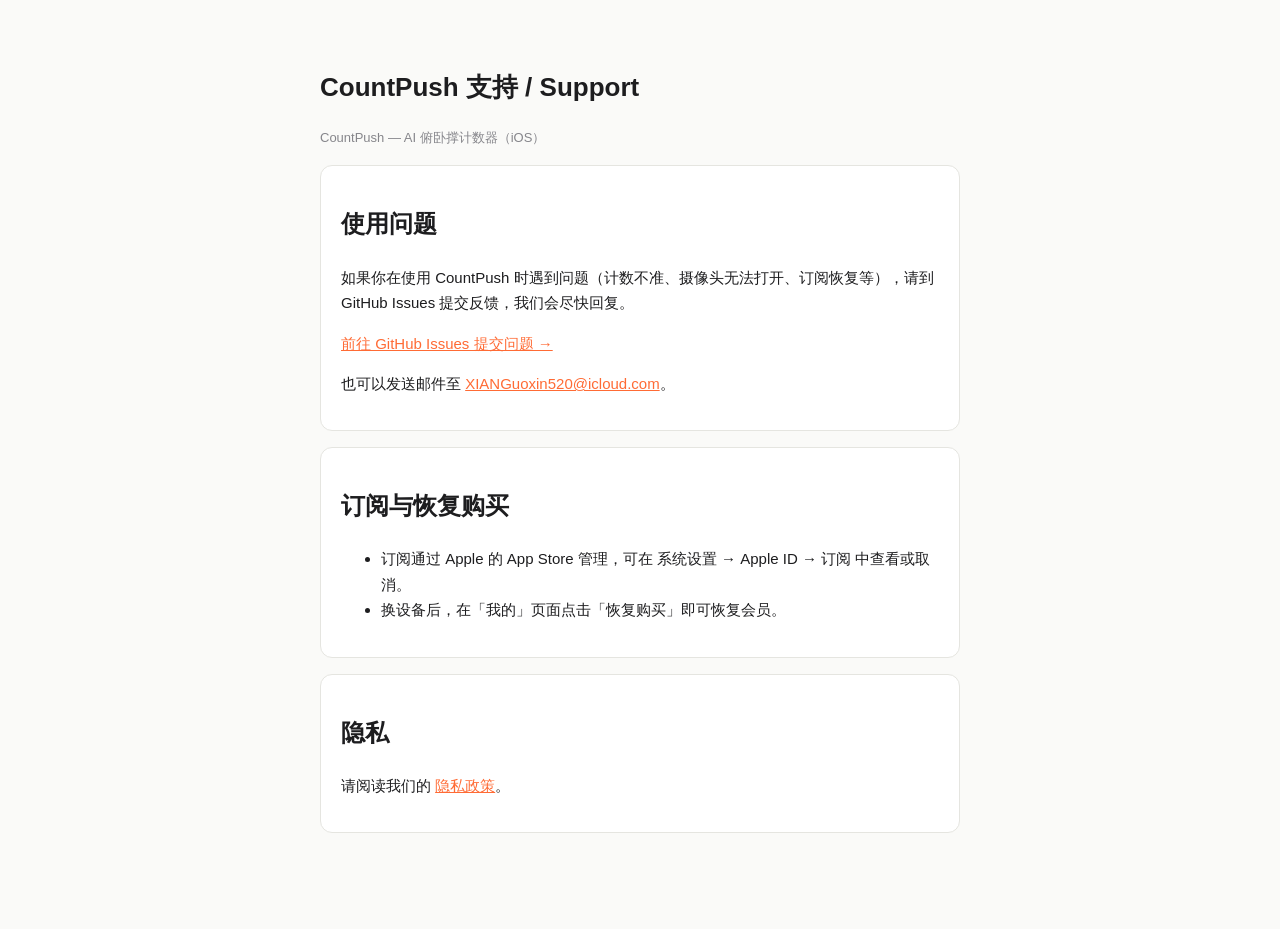
<file: support.html>
<!DOCTYPE html>
<html lang="zh-Hans">
<head>
  <meta charset="UTF-8">
  <meta name="viewport" content="width=device-width, initial-scale=1.0">
  <title>CountPush 支持 / Support</title>
  <style>
    body { font-family: -apple-system, "PingFang SC", "Helvetica Neue", Arial, sans-serif; color: #1d1d1f; background: #fafaf8; margin: 0; line-height: 1.7; }
    main { max-width: 640px; margin: 0 auto; padding: 48px 24px 80px; }
    h1 { font-size: 26px; }
    p, li { font-size: 15px; }
    a { color: #ff6b35; }
    .card { background: #fff; border: 1px solid #e5e5e0; border-radius: 12px; padding: 18px 20px; margin: 16px 0; }
    .muted { color: #86868b; font-size: 13px; }
  </style>
</head>
<body>
<main>
  <h1>CountPush 支持 / Support</h1>
  <p class="muted">CountPush — AI 俯卧撑计数器（iOS）</p>

  <div class="card">
    <h2>使用问题</h2>
    <p>如果你在使用 CountPush 时遇到问题（计数不准、摄像头无法打开、订阅恢复等），请到 GitHub Issues 提交反馈，我们会尽快回复。</p>
    <p><a href="https://github.com/XIAN-888/pushup-counter/issues">前往 GitHub Issues 提交问题 →</a></p>
    <p>也可以发送邮件至 <a href="mailto:XIANGuoxin520@icloud.com">XIANGuoxin520@icloud.com</a>。</p>
  </div>

  <div class="card">
    <h2>订阅与恢复购买</h2>
    <ul>
      <li>订阅通过 Apple 的 App Store 管理，可在 系统设置 → Apple ID → 订阅 中查看或取消。</li>
      <li>换设备后，在「我的」页面点击「恢复购买」即可恢复会员。</li>
    </ul>
  </div>

  <div class="card">
    <h2>隐私</h2>
    <p>请阅读我们的 <a href="privacy.html">隐私政策</a>。</p>
  </div>
</main>
</body>
</html>
</file>
<file: styles.css>
* {
  box-sizing: border-box;
  margin: 0;
  padding: 0;
}

:root {
  --bg: #0f0f17;
  --bg-2: #11131c;
  --card: rgba(255, 255, 255, 0.06);
  --card-glass: linear-gradient(160deg, rgba(255, 255, 255, 0.09), rgba(255, 255, 255, 0.03));
  --line: rgba(255, 255, 255, 0.1);
  --line-strong: rgba(255, 255, 255, 0.15);
  --text: #e2e1ef;
  --muted: #9a9aa7;
  --text-soft: #d9d9e3;
  --accent: #ff6b35;
  --accent-soft: #ffb59d;
  --accent2: #4ae176;
  --accent2-deep: #00b954;
  --seg-bg: rgba(255, 255, 255, 0.06);
  --panel-bg: rgba(255, 255, 255, 0.05);
  --panel-bg-2: rgba(255, 255, 255, 0.08);
  --panel-bg-3: rgba(255, 255, 255, 0.14);
  --chip-bg: rgba(255, 255, 255, 0.06);
  --input-bg: rgba(255, 255, 255, 0.07);
  --track-bg: rgba(255, 255, 255, 0.08);
  --ring-track: rgba(255, 255, 255, 0.08);
  --shadow: 0 8px 28px rgba(0, 0, 0, 0.35);
  --tabbar-shadow: 0 -8px 24px rgba(0, 0, 0, 0.35);
  --tabbar-bg: rgba(17, 19, 28, 0.88);
  --num-from: #fff;
  --good: #4ade80;
  --info: #7dd3fc;
  --accent2-soft-bg: rgba(34, 197, 94, 0.18);
  --accent2-soft-line: rgba(34, 197, 94, 0.35);
  --radius: 18px;
  --radius-sm: 12px;
}

/* 主题：白色 */
html[data-theme="light"] {
  --bg: #f4f3f1;
  --bg-2: #fbfaf8;
  --card: rgba(255, 255, 255, 0.72);
  --card-glass: linear-gradient(160deg, rgba(255, 255, 255, 0.92), rgba(255, 255, 255, 0.58));
  --line: rgba(15, 15, 23, 0.12);
  --line-strong: rgba(15, 15, 23, 0.22);
  --text: #1d1c26;
  --muted: #6b6a76;
  --text-soft: #4b4a57;
  --seg-bg: rgba(15, 15, 23, 0.07);
  --panel-bg: rgba(15, 15, 23, 0.045);
  --panel-bg-2: rgba(15, 15, 23, 0.07);
  --panel-bg-3: rgba(15, 15, 23, 0.13);
  --chip-bg: rgba(15, 15, 23, 0.055);
  --input-bg: rgba(15, 15, 23, 0.05);
  --track-bg: rgba(15, 15, 23, 0.1);
  --ring-track: rgba(15, 15, 23, 0.14);
  --shadow: 0 8px 28px rgba(70, 60, 50, 0.14);
  --tabbar-shadow: 0 -8px 24px rgba(70, 60, 50, 0.1);
  --tabbar-bg: rgba(255, 255, 255, 0.92);
  --num-from: #1d1c26;
  --good: #16a34a;
  --info: #0369a1;
  --accent2-soft-bg: rgba(22, 163, 74, 0.16);
  --accent2-soft-line: rgba(22, 163, 74, 0.35);
}

html[data-theme="light"] body {
  background:
    radial-gradient(1000px 560px at 85% -10%, rgba(255, 107, 53, 0.08), transparent 60%),
    radial-gradient(800px 500px at -10% 25%, rgba(0, 185, 84, 0.05), transparent 60%),
    linear-gradient(180deg, var(--bg-2), var(--bg));
}

/* 主题：跟随系统（浅色时应用白色主题） */
@media (prefers-color-scheme: light) {
  html[data-theme="system"] {
    --bg: #f4f3f1;
    --bg-2: #fbfaf8;
    --card: rgba(255, 255, 255, 0.72);
    --card-glass: linear-gradient(160deg, rgba(255, 255, 255, 0.92), rgba(255, 255, 255, 0.58));
    --line: rgba(15, 15, 23, 0.12);
    --line-strong: rgba(15, 15, 23, 0.22);
    --text: #1d1c26;
    --muted: #6b6a76;
    --text-soft: #4b4a57;
    --seg-bg: rgba(15, 15, 23, 0.07);
    --panel-bg: rgba(15, 15, 23, 0.045);
    --panel-bg-2: rgba(15, 15, 23, 0.07);
    --panel-bg-3: rgba(15, 15, 23, 0.13);
    --chip-bg: rgba(15, 15, 23, 0.055);
    --input-bg: rgba(15, 15, 23, 0.05);
    --track-bg: rgba(15, 15, 23, 0.1);
    --ring-track: rgba(15, 15, 23, 0.14);
    --shadow: 0 8px 28px rgba(70, 60, 50, 0.14);
    --tabbar-shadow: 0 -8px 24px rgba(70, 60, 50, 0.1);
    --tabbar-bg: rgba(255, 255, 255, 0.92);
    --num-from: #1d1c26;
    --good: #16a34a;
    --info: #0369a1;
    --accent2-soft-bg: rgba(22, 163, 74, 0.16);
    --accent2-soft-line: rgba(22, 163, 74, 0.35);
  }

  html[data-theme="system"] body {
    background:
      radial-gradient(1000px 560px at 85% -10%, rgba(255, 107, 53, 0.08), transparent 60%),
      radial-gradient(800px 500px at -10% 25%, rgba(0, 185, 84, 0.05), transparent 60%),
      linear-gradient(180deg, var(--bg-2), var(--bg));
  }
}

html,
body {
  min-height: 100%;
}

body {
  font-family: "Hanken Grotesk", -apple-system, BlinkMacSystemFont, "Segoe UI",
    "PingFang SC", "Hiragino Sans GB", "Microsoft YaHei", sans-serif;
  color: var(--text);
  background:
    radial-gradient(1000px 560px at 85% -10%, rgba(255, 107, 53, 0.2), transparent 60%),
    radial-gradient(800px 500px at -10% 25%, rgba(0, 185, 84, 0.1), transparent 60%),
    linear-gradient(180deg, var(--bg-2), var(--bg));
  min-height: 100dvh;
}

.app {
  max-width: 680px;
  margin: 0 auto;
  padding: 24px 16px 112px;
}

header {
  display: flex;
  align-items: center;
  margin-bottom: 18px;
}

.logo {
  font-size: 34px;
  margin-right: 12px;
}

h1 {
  font-size: 22px;
  line-height: 1.2;
}

header p {
  color: var(--muted);
  font-size: 13px;
  margin-top: 3px;
}

.card {
  background: var(--card-glass);
  border: 1px solid var(--line);
  border-radius: var(--radius);
  padding: 18px;
  margin-bottom: 14px;
  backdrop-filter: blur(20px);
  box-shadow: var(--shadow);
}

/* 模式切换 */
.segmented {
  display: flex;
  gap: 4px;
  background: var(--seg-bg);
  border-radius: 14px;
  padding: 4px;
}

.seg-btn {
  flex: 1;
  padding: 12px 8px;
  border: 0;
  border-radius: 11px;
  background: transparent;
  color: var(--muted);
  font-size: 15px;
  font-weight: 600;
  cursor: pointer;
  transition: 0.2s;
}

.seg-btn.active {
  background: linear-gradient(135deg, #ff6b35, #e0521f);
  color: #fff;
  box-shadow: 0 6px 18px rgba(255, 107, 53, 0.35);
}

.hint {
  color: var(--muted);
  font-size: 13px;
  margin-top: 12px;
  text-align: center;
  line-height: 1.5;
}

/* 计数 */
.counter-card {
  text-align: center;
}

.count-wrap {
  position: relative;
  width: min(240px, 72vw);
  height: min(240px, 72vw);
  margin: 0 auto;
}

.ring {
  position: absolute;
  inset: 0;
  width: 100%;
  height: 100%;
  transform: rotate(-90deg);
}

.ring-bg {
  fill: none;
  stroke: var(--ring-track);
  stroke-width: 14;
}

.ring-fg {
  fill: none;
  stroke: url(#ringGrad);
  stroke-width: 14;
  stroke-linecap: round;
  transition: stroke-dashoffset 0.5s ease;
  filter: drop-shadow(0 0 12px rgba(255, 107, 53, 0.45));
}

.count-inner {
  position: absolute;
  inset: 0;
  display: flex;
  flex-direction: column;
  align-items: center;
  justify-content: center;
}

.count {
  font-family: "JetBrains Mono", monospace;
  font-size: clamp(56px, 17vw, 84px);
  font-weight: 800;
  line-height: 1;
  background: linear-gradient(135deg, var(--num-from), var(--accent-soft));
  -webkit-background-clip: text;
  background-clip: text;
  color: transparent;
  font-variant-numeric: tabular-nums;
}

.count-wrap.pop .count {
  animation: pop 0.28s ease;
}

.count-wrap.celebrate .count {
  animation: pop 0.5s ease;
}

.count-wrap.celebrate .ring-fg {
  filter: drop-shadow(0 0 14px rgba(34, 197, 94, 0.75));
}

@keyframes pop {
  0% {
    transform: scale(1);
  }
  40% {
    transform: scale(1.14);
  }
  100% {
    transform: scale(1);
  }
}

.count-label {
  color: var(--muted);
  margin-top: 6px;
  font-size: 14px;
}

.goal-meta {
  display: flex;
  justify-content: center;
  gap: 20px;
  margin-top: 16px;
  color: var(--muted);
  font-size: 13px;
  font-weight: 600;
}

/* 迷你统计 */
.mini-stats {
  display: grid;
  grid-template-columns: repeat(4, 1fr);
  gap: 8px;
}

.mini-stat {
  background: var(--panel-bg);
  border: 1px solid var(--line);
  border-radius: 14px;
  padding: 12px 6px;
  text-align: center;
}

.mini-value {
  font-family: "JetBrains Mono", monospace;
  display: block;
  font-size: 22px;
  font-weight: 800;
  background: linear-gradient(135deg, var(--num-from), var(--accent-soft));
  -webkit-background-clip: text;
  background-clip: text;
  color: transparent;
  font-variant-numeric: tabular-nums;
}

.mini-label {
  display: block;
  margin-top: 4px;
  font-size: 12px;
  color: var(--muted);
  letter-spacing: 0.08em;
}

/* 动作要领 */
.tips {
  list-style: none;
  display: grid;
  gap: 10px;
}

.tips li {
  position: relative;
  padding-left: 30px;
  color: var(--text-soft);
  font-size: 14px;
  line-height: 1.5;
}

.tips li::before {
  content: "✓";
  position: absolute;
  left: 2px;
  top: 0;
  width: 20px;
  height: 20px;
  display: flex;
  align-items: center;
  justify-content: center;
  border-radius: 50%;
  background: var(--accent2-soft-bg);
  color: var(--good);
  font-size: 12px;
  font-weight: 700;
}

/* 按钮 */
.btn {
  border: 1px solid var(--line);
  background: var(--panel-bg-2);
  color: var(--text);
  border-radius: var(--radius-sm);
  padding: 14px 18px;
  font-size: 16px;
  font-weight: 600;
  cursor: pointer;
  transition: 0.15s;
  font-family: inherit;
}

.btn:hover {
  background: var(--panel-bg-3);
}

.btn:active {
  transform: scale(0.97);
}

.btn:disabled {
  opacity: 0.45;
  cursor: not-allowed;
}

.btn-primary {
  background: linear-gradient(135deg, #ff6b35, #e0521f);
  border-color: transparent;
  color: #fff;
  flex: 1;
  box-shadow: 0 6px 18px rgba(255, 107, 53, 0.35);
}

.btn-primary:hover {
  background: linear-gradient(135deg, #ff7a47, #e85a28);
  box-shadow: 0 8px 22px rgba(255, 107, 53, 0.45);
}

.btn-big {
  font-size: 22px;
  padding: 18px;
}

.btn-ghost {
  background: transparent;
}

.actions {
  display: flex;
  gap: 10px;
  align-items: stretch;
}

.btn-start {
  width: 100%;
  margin-top: 12px;
  background: linear-gradient(135deg, var(--accent2), var(--accent2-deep));
  border: 0;
  color: #fff;
  padding: 16px;
  font-size: 17px;
  box-shadow: 0 8px 20px rgba(0, 185, 84, 0.35);
}

.btn-start.active {
  background: linear-gradient(135deg, #f59e0b, #ea580c);
}

/* 摄像头 */
.video-box {
  position: relative;
  width: 100%;
  aspect-ratio: 4 / 3;
  border-radius: 14px;
  overflow: hidden;
  background: #000;
}

.video-box video,
.video-box canvas {
  position: absolute;
  inset: 0;
  width: 100%;
  height: 100%;
  object-fit: contain;
}

.cam-mask {
  position: absolute;
  inset: 0;
  display: flex;
  flex-direction: column;
  align-items: center;
  justify-content: center;
  gap: 8px;
  color: var(--muted);
  background: rgba(0, 0, 0, 0.35);
  font-size: 14px;
  pointer-events: none;
  transition: opacity 0.2s;
  z-index: 2;
}

.cam-mask.hidden {
  opacity: 0;
}

.cam-icon {
  font-size: 36px;
}

.camera-actions {
  display: flex;
  gap: 10px;
  margin-top: 12px;
  flex-wrap: wrap;
}

.camera-actions .btn-primary {
  flex: 1;
}

.status {
  margin-top: 12px;
  color: var(--muted);
  font-size: 13px;
  line-height: 1.5;
}

.camera-debug {
  margin-top: 8px;
  font-family: Consolas, "Courier New", monospace;
  font-size: 12px;
  line-height: 1.5;
  color: var(--info);
  background: rgba(0, 0, 0, 0.35);
  border: 1px solid var(--line);
  border-radius: 10px;
  padding: 8px 10px;
  min-height: 18px;
  white-space: pre-wrap;
  word-break: break-all;
}

/* 统计 */
.stats {
  display: flex;
}

.stat {
  flex: 1;
  text-align: center;
}

.stat-value {
  font-family: "JetBrains Mono", monospace;
  display: block;
  font-size: 24px;
  font-weight: 700;
  font-variant-numeric: tabular-nums;
}

.stat-label {
  color: var(--muted);
  font-size: 12px;
  margin-top: 4px;
  letter-spacing: 0.08em;
}

/* 图表 */
.card-title {
  font-weight: 700;
  margin-bottom: 14px;
}

.chart {
  display: flex;
  align-items: flex-end;
  gap: 10px;
  height: 140px;
}

.chart-col {
  flex: 1;
  display: flex;
  flex-direction: column;
  align-items: center;
  gap: 6px;
  height: 100%;
}

.chart-bar-wrap {
  flex: 1;
  width: 100%;
  display: flex;
  align-items: flex-end;
}

.chart-bar {
  width: 100%;
  max-width: 44px;
  margin: 0 auto;
  border-radius: 999px;
  background: linear-gradient(180deg, #ff6b35, #c93a0f);
  min-height: 3px;
  transition: height 0.4s ease;
}

.chart-value {
  font-size: 12px;
  color: var(--muted);
  font-variant-numeric: tabular-nums;
}

.chart-label {
  font-size: 11px;
  color: var(--muted);
}

/* 设置 */
.setting {
  display: flex;
  align-items: center;
  gap: 12px;
  padding: 8px 0;
}

.setting + .setting {
  border-top: 1px solid var(--line);
}

.setting label:first-child {
  flex: 1;
}

input[type="number"] {
  width: 84px;
  padding: 10px;
  border-radius: 10px;
  border: 1px solid var(--line);
  background: var(--input-bg);
  color: var(--text);
  font-size: 16px;
  text-align: center;
  font-family: inherit;
}

.switch {
  position: relative;
  width: 52px;
  height: 30px;
  display: inline-block;
  flex: none;
}

.switch input {
  opacity: 0;
  width: 0;
  height: 0;
}

.slider {
  position: absolute;
  inset: 0;
  border-radius: 99px;
  background: var(--panel-bg-3);
  cursor: pointer;
  transition: 0.2s;
}

.slider:before {
  content: "";
  position: absolute;
  width: 24px;
  height: 24px;
  border-radius: 50%;
  background: #fff;
  left: 3px;
  top: 3px;
  transition: 0.2s;
}

.switch input:checked + .slider {
  background: var(--accent2);
}

.switch input:checked + .slider:before {
  transform: translateX(22px);
}

.footer {
  color: var(--muted);
  font-size: 12px;
  text-align: center;
  line-height: 1.6;
  margin-top: 4px;
}

.rep-flash {
  position: fixed;
  left: 50%;
  top: 16%;
  transform: translate(-50%, -12px);
  background: rgba(0, 0, 0, 0.78);
  color: #fff;
  padding: 10px 20px;
  border-radius: 99px;
  font-size: 16px;
  font-weight: 700;
  opacity: 0;
  pointer-events: none;
  transition: 0.25s;
  z-index: 50;
  border: 1px solid var(--line-strong);
  white-space: nowrap;
}

.rep-flash.show {
  opacity: 1;
  transform: translate(-50%, 0);
}

@media (max-width: 420px) {
  .actions .btn:not(.btn-primary) {
    padding: 14px 12px;
    font-size: 14px;
  }

  .mini-stat {
    padding: 10px 4px;
  }

  .mini-value {
    font-size: 19px;
  }
}

/* 登录注册 */

.btn-small {
  padding: 8px 12px;
  font-size: 13px;
}

.month-summary {
  color: var(--muted);
  font-size: 12px;
  font-weight: 400;
}

.profile-grid {
  display: grid;
  grid-template-columns: 1fr 1fr;
  gap: 10px;
  margin-bottom: 12px;
}

.profile-grid input {
  width: 100%;
  padding: 10px;
  border-radius: 10px;
  border: 1px solid var(--line);
  background: var(--input-bg);
  color: var(--text);
  font-size: 15px;
  font-family: inherit;
  text-align: center;
}

.settings-card .btn-start {
  margin-top: 0;
}

/* 训练计划 */
.plan-badge {
  float: right;
  font-size: 12px;
  font-weight: 700;
  color: var(--good);
  background: var(--accent2-soft-bg);
  border: 1px solid var(--accent2-soft-line);
  padding: 3px 10px;
  border-radius: 99px;
}

.plan-presets {
  display: flex;
  gap: 8px;
  margin: 12px 0;
}

.plan-btn {
  flex: 1;
  padding: 10px 6px;
  border-radius: 12px;
  border: 1px solid var(--line);
  background: var(--chip-bg);
  color: var(--muted);
  font-size: 14px;
  font-weight: 600;
  cursor: pointer;
  transition: 0.15s;
  font-family: inherit;
}

.plan-btn.active {
  background: linear-gradient(135deg, #4ae176, #00b954);
  border-color: transparent;
  color: #fff;
  box-shadow: 0 6px 18px rgba(0, 185, 84, 0.35);
}

.plan-track {
  margin: 12px 0 4px;
}

.goal-track {
  height: 12px;
  background: var(--track-bg);
  border-radius: 99px;
  overflow: hidden;
}

.goal-fill {
  height: 100%;
  width: 0%;
  background: linear-gradient(90deg, #4ae176, #00b954);
  border-radius: 99px;
  transition: width 0.35s ease;
}

.plan-fill {
  background: linear-gradient(90deg, #4ae176, #00b954);
}

.plan-today {
  margin: 8px 0 12px;
  color: var(--text-soft);
  font-size: 14px;
  line-height: 1.5;
}

.plan-actions {
  display: flex;
  gap: 10px;
}

.plan-actions .btn-primary {
  flex: 1;
}

#plan-done.ready {
  background: #f59e0b;
  border-color: transparent;
  color: #fff;
}

#plan-done.done {
  background: var(--accent2-deep);
  border-color: transparent;
  color: #fff;
  box-shadow: 0 6px 18px rgba(0, 185, 84, 0.35);
}

/* 挑战 */
.challenge-main {
  text-align: center;
  margin: 10px 0 14px;
}

.challenge-num {
  font-size: 44px;
  font-weight: 800;
  line-height: 1;
  background: linear-gradient(135deg, var(--num-from), #ffb199);
  -webkit-background-clip: text;
  background-clip: text;
  color: transparent;
}

.challenge-sub {
  color: var(--muted);
  font-size: 12px;
  margin-top: 6px;
}

.challenge-grid {
  display: grid;
  grid-template-columns: 1fr 1fr;
  gap: 8px;
  margin-top: 12px;
}

.challenge-cell {
  background: var(--panel-bg);
  border: 1px solid var(--line);
  border-radius: 12px;
  padding: 10px 6px;
  text-align: center;
}

.challenge-cell span:first-child {
  display: block;
  font-size: 18px;
  font-weight: 800;
  color: var(--text-soft);
  font-variant-numeric: tabular-nums;
}

.challenge-cell-label {
  display: block;
  font-size: 11px;
  color: var(--muted);
  margin-top: 3px;
}

/* 自定义计划 */
.custom-day {
  display: grid;
  grid-template-columns: 44px auto 56px 64px 72px;
  gap: 8px;
  align-items: center;
  padding: 8px 0;
  border-bottom: 1px solid var(--line);
}

.custom-day:last-child {
  border-bottom: 0;
}

.custom-weekday {
  font-size: 13px;
  font-weight: 700;
  color: var(--text-soft);
}

.custom-day .sets-count-input,
.custom-day .reps-input,
.custom-day .rest-input {
  width: 100%;
  padding: 8px 10px;
  border-radius: 10px;
  border: 1px solid var(--line);
  background: var(--input-bg);
  color: var(--text);
  font-size: 13px;
  font-family: inherit;
}

.custom-day.rest .rest-toggle {
  background: var(--muted);
  color: #fff;
}

.custom-day.rest .sets-count-input,
.custom-day.rest .reps-input,
.custom-day.rest .rest-input {
  opacity: 0.45;
}

.custom-fields {
  display: grid;
  grid-template-columns: repeat(3, 1fr);
  gap: 10px;
  margin-bottom: 12px;
}

.custom-field {
  display: flex;
  flex-direction: column;
  gap: 6px;
}

.custom-field label {
  font-size: 12px;
  color: var(--muted);
  letter-spacing: 0.05em;
}

.custom-field input {
  width: 100%;
  padding: 10px;
  border-radius: 10px;
  border: 1px solid var(--line);
  background: var(--input-bg);
  color: var(--text);
  font-size: 15px;
  text-align: center;
  font-family: inherit;
}

.goal-options {
  display: flex;
  align-items: center;
  justify-content: center;
  gap: 8px;
  margin-bottom: 10px;
  color: var(--muted);
  font-size: 14px;
}

.goal-options input {
  width: 84px;
  padding: 10px;
  border-radius: 10px;
  border: 1px solid var(--line);
  background: var(--input-bg);
  color: var(--text);
  font-size: 16px;
  text-align: center;
  font-family: inherit;
}

/* 训练模式 */
.mode-chips {
  display: flex;
  gap: 8px;
  margin: 14px 0 10px;
}

.mode-chip {
  flex: 1;
  padding: 10px 6px;
  border-radius: 12px;
  border: 1px solid var(--line);
  background: var(--chip-bg);
  color: var(--muted);
  font-size: 14px;
  font-weight: 600;
  cursor: pointer;
  transition: 0.15s;
  font-family: inherit;
}

.mode-chip.active {
  background: linear-gradient(135deg, #ff6b35, #e0521f);
  border-color: transparent;
  color: #fff;
  box-shadow: 0 6px 18px rgba(255, 107, 53, 0.3);
}

.timed-options {
  display: flex;
  gap: 8px;
  justify-content: center;
  margin-bottom: 10px;
}

.combo-toggles {
  display: flex;
  gap: 8px;
  justify-content: center;
  margin-bottom: 10px;
}

.plan-mode-info {
  color: var(--good);
}

.chip {
  padding: 8px 14px;
  border-radius: 99px;
  border: 1px solid var(--line);
  background: var(--chip-bg);
  color: var(--muted);
  font-size: 13px;
  cursor: pointer;
  font-family: inherit;
}

.chip.active {
  background: var(--accent2-deep);
  color: #fff;
  border-color: transparent;
  box-shadow: 0 4px 14px rgba(0, 185, 84, 0.35);
}

.session-info {
  min-height: 22px;
  color: var(--info);
  font-size: 13px;
  font-weight: 600;
  margin: 4px 0 10px;
  flex: 1;
}

.session-row {
  display: flex;
  align-items: center;
  gap: 10px;
}

.skip-rest-btn {
  background: var(--accent);
  color: #fff;
  border-color: transparent;
  flex: none;
}

.plan-rounds-info {
  min-height: 20px;
  color: var(--muted);
  font-size: 12px;
  margin: 2px 0 10px;
  text-align: center;
}

/* 底部导航 */
.tabbar {
  position: fixed;
  left: 0;
  right: 0;
  bottom: 0;
  display: flex;
  justify-content: space-around;
  padding: 8px 8px calc(8px + env(safe-area-inset-bottom));
  background: var(--tabbar-bg);
  backdrop-filter: blur(24px);
  border-top: 1px solid var(--line);
  box-shadow: var(--tabbar-shadow);
  z-index: 40;
  max-width: 680px;
  margin: 0 auto;
}

.tab-btn {
  flex: 1;
  padding: 10px 4px;
  border: 0;
  background: transparent;
  color: var(--muted);
  font-size: 12px;
  font-weight: 600;
  cursor: pointer;
  border-radius: 12px;
  display: flex;
  flex-direction: column;
  align-items: center;
  gap: 2px;
  font-family: inherit;
}

.tab-btn.active {
  color: var(--accent);
  background: rgba(255, 107, 53, 0.14);
  text-shadow: 0 0 12px rgba(255, 107, 53, 0.5);
}

/* Astra Fit 细节 */
.goal-meta,
.plan-today,
.challenge-num,
.chart-value,
.plan-rounds-info,
.session-info {
  font-family: "JetBrains Mono", monospace;
}

.profile-grid input:focus,
.goal-options input:focus,
.custom-day input:focus {
  outline: none;
  border-color: var(--accent);
  box-shadow: 0 0 0 3px rgba(255, 107, 53, 0.15);
}

/* ===== 自定义计划：逐组编辑 ===== */
.custom-sets-editor {
  margin: 12px 0;
}
.custom-sets-label {
  font-size: 12px;
  color: var(--muted);
  margin-bottom: 8px;
}
.custom-set-rows {
  display: flex;
  flex-direction: column;
  gap: 8px;
}
.custom-set-row {
  display: flex;
  align-items: center;
  justify-content: space-between;
  background: var(--chip-bg);
  border: 1px solid var(--line);
  border-radius: 12px;
  padding: 8px 12px;
}
.custom-set-name {
  font-weight: 700;
}
.set-stepper {
  display: flex;
  align-items: center;
  gap: 10px;
}
.set-stepper button {
  width: 30px;
  height: 30px;
  border-radius: 50%;
  border: 1px solid var(--line);
  background: var(--panel-bg-2);
  color: var(--text);
  font-size: 16px;
  font-weight: 700;
  cursor: pointer;
  line-height: 1;
}
.set-stepper button:hover {
  border-color: var(--accent);
  color: var(--accent);
}
.set-count {
  min-width: 44px;
  text-align: center;
  font-size: 18px;
  font-weight: 800;
  font-family: "JetBrains Mono", monospace;
}
.custom-sets-actions {
  display: flex;
  gap: 8px;
  margin-top: 10px;
}
.custom-set-empty {
  color: var(--muted);
  font-size: 13px;
  text-align: center;
  padding: 10px 0;
}
</file>
